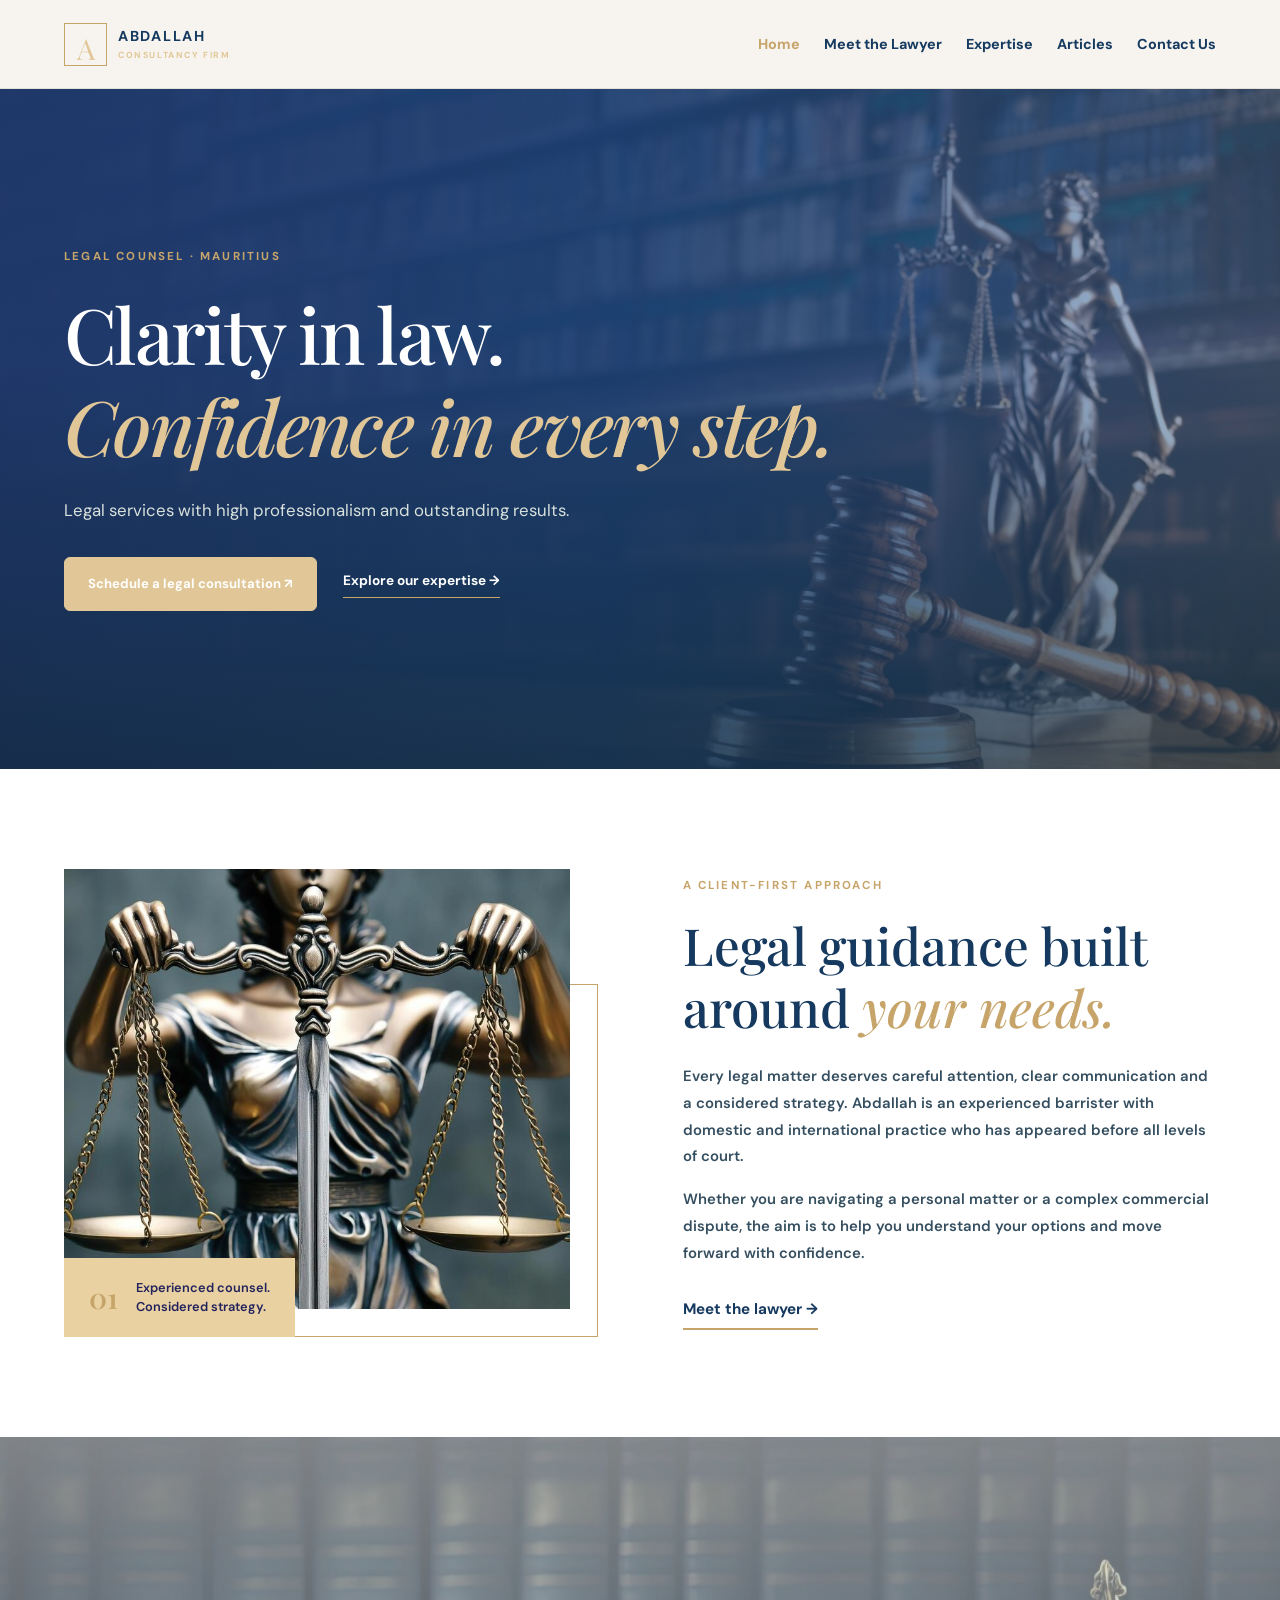
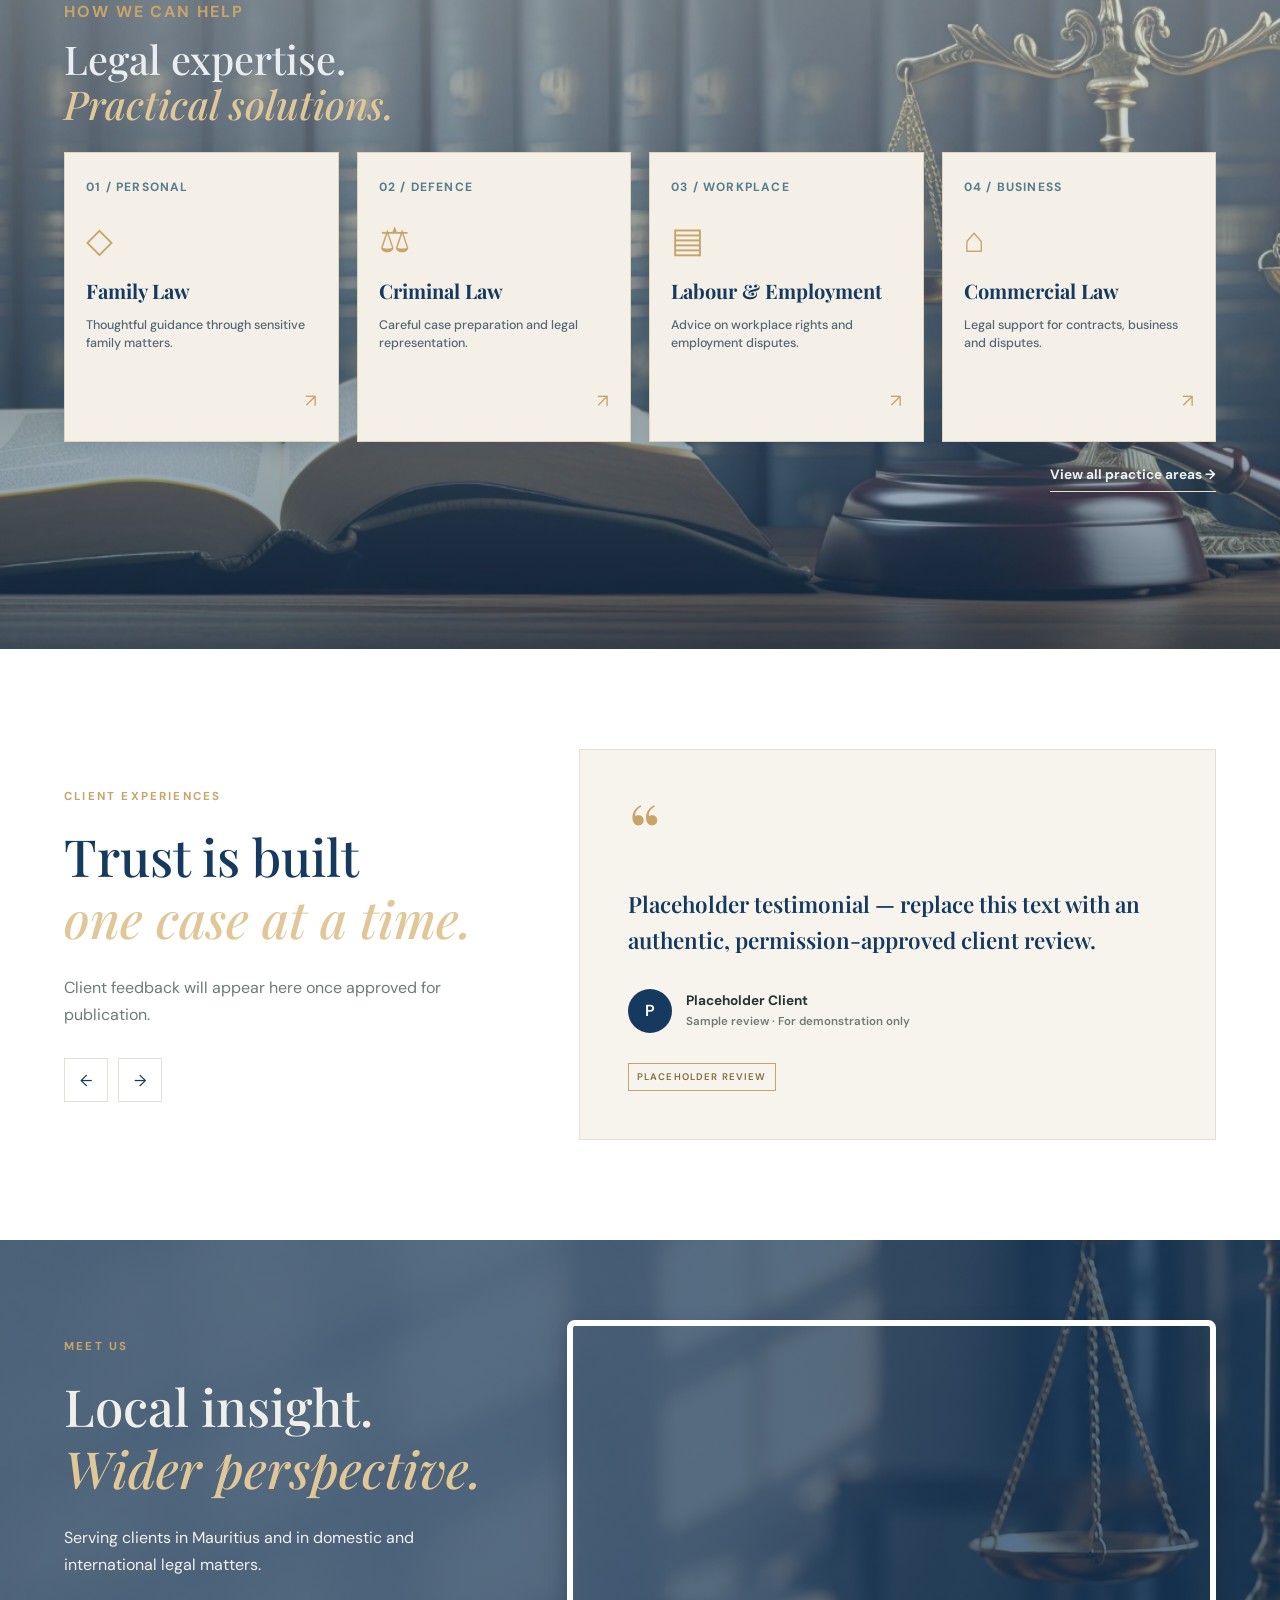
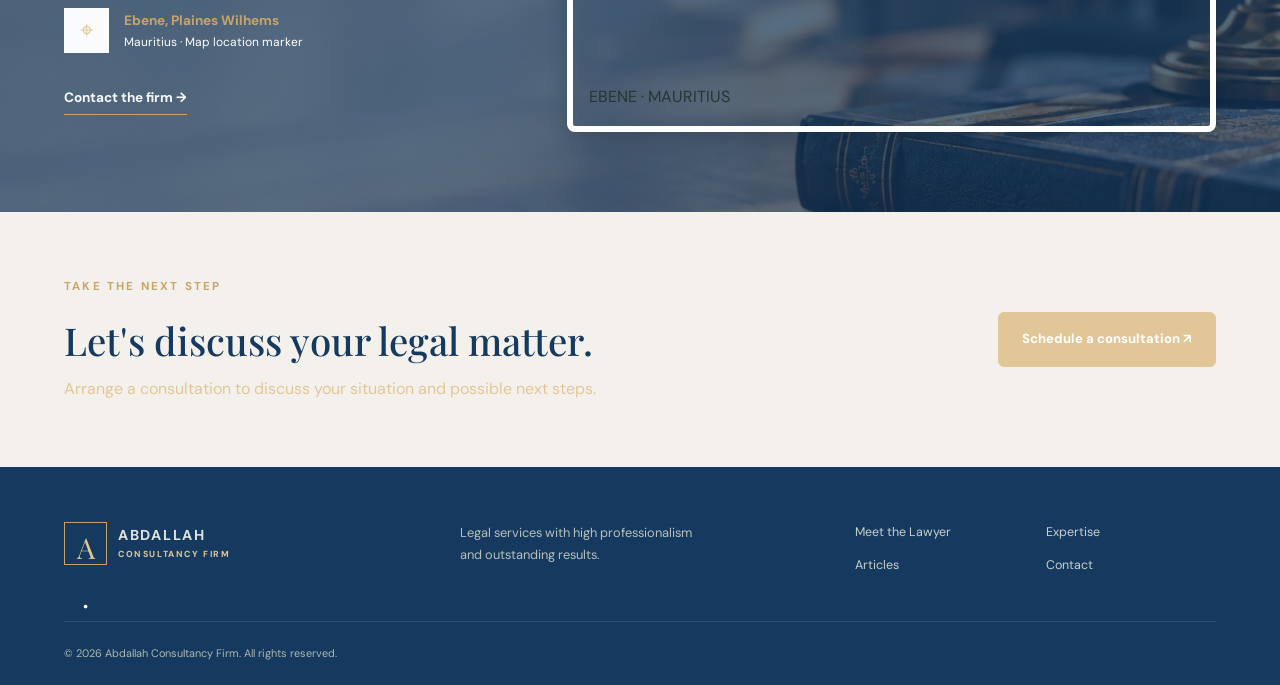
<file: index.html>
<!DOCTYPE html>
<html lang="en">

<head>
    <meta charset="UTF-8">
    <meta name="viewport" content="width=device-width, initial-scale=1.0">
    <meta name="description"
        content="Abdallah Law Firm provides professional legal services in Mauritius. Schedule a legal consultation.">
    <meta name="theme-color" content="#102a2a">
    <title>Abdallah Law Firm | Trusted Legal Counsel</title>

    <link rel="preconnect" href="https://fonts.googleapis.com">
    <link rel="preconnect" href="https://fonts.gstatic.com" crossorigin>
    <link
        href="https://fonts.googleapis.com/css2?family=DM+Sans:wght@400;500;600;700&family=Playfair+Display:wght@500;600;700&display=swap"
        rel="stylesheet">

    <link rel="stylesheet" href="index.css">
    <script src="https://code.jquery.com/jquery-3.7.1.min.js" defer></script>
    <script src="index.js" defer></script>
</head>

<body>
    <a class="skip-link" href="#main">Skip to content</a>

    <header class="site-header">
        <div class="container nav-wrap">
            <a class="brand" href="index.html">
                <span class="brand-mark">A</span>
                <span class="brand-name">ABDALLAH<small>CONSULTANCY FIRM</small></span>
            </a>

            <button class="menu-toggle" aria-label="Open navigation menu" aria-expanded="false"
                aria-controls="primary-nav">
                <span></span><span></span><span></span>
            </button>

            <nav id="primary-nav" class="primary-nav" aria-label="Main navigation">
                <a class="active" href="index.html">Home</a>
                <a href="lawyer.html">Meet the Lawyer</a>
                <a href="expertise.html">Expertise</a>
                <a href="articles.html">Articles</a>
                <a href="contact.html">Contact Us</a>
                <a class="nav-cta" href="contact.html#consultation">
                    Book a consultation ↗
                </a>
            </nav>

            <button class="theme-toggle" aria-label="Toggle light and dark theme" title="Toggle theme">◐</button>
        </div>
    </header>

    <main id="main">
        <section class="hero">
            <div class="hero-shade"></div>
            <div class="container hero-content reveal">
                <p class="eyebrow">LEGAL COUNSEL · MAURITIUS</p>
                <h1>Clarity in law.<br><em>Confidence in every step.</em></h1>
                <p class="hero-copy">
                    Legal services with high professionalism and outstanding results.
                </p>

                <div class="hero-actions">
                    <a class="button button-gold" href="contact.html#consultation">
                        Schedule a legal consultation ↗
                    </a>
                    <a class="text-link light-link" href="expertise.html">
                        Explore our expertise →
                    </a>
                </div>
        </section>

        <section class="intro section-pad">
            <div class="container split-grid">
                <div class="intro-image reveal">
                    <img src="image5.jpg" alt="Law books and a judge's gavel">
                    <div class="image-caption">
                        <span class="caption-number">01</span>
                        <span>Experienced counsel.<br>Considered strategy.</span>
                    </div>
                </div>

                <div class="intro-copy reveal">
                    <p class="eyebrow">A CLIENT-FIRST APPROACH</p>

                    <h2 class="client-first-title"> Legal guidance built around <em>your needs.</em>
                    </h2>
                    <p>
                        Every legal matter deserves careful attention, clear communication
                        and a considered strategy. Abdallah is an experienced barrister
                        with domestic and international practice who has appeared before
                        all levels of court.
                    </p>
                    <p>
                        Whether you are navigating a personal matter or a complex
                        commercial dispute, the aim is to help you understand your options
                        and move forward with confidence.
                    </p>
                    <a class="text-link" href="lawyer.html">Meet the lawyer →</a>
                </div>
            </div>
        </section>

        <section class="services section-pad section-dark">
            <div class="container">
                <div class="section-heading reveal">
                    <div>
                        <p class="eyebrow">HOW WE CAN HELP</p>
                        <h2>Legal expertise.<br><em>Practical solutions.</em></h2>
                    </div>
                </div>

                <div class="service-grid">
                    <a class="service-card reveal" href="expertise.html#family">
                        <span class="service-no">01 / PERSONAL</span>
                        <span class="service-icon">◇</span>
                        <h3>Family Law</h3>
                        <p>Thoughtful guidance through sensitive family matters.</p>
                        <span class="card-arrow">↗</span>
                    </a>

                    <a class="service-card reveal" href="expertise.html#criminal">
                        <span class="service-no">02 / DEFENCE</span>
                        <span class="service-icon">⚖</span>
                        <h3>Criminal Law</h3>
                        <p>Careful case preparation and legal representation.</p>
                        <span class="card-arrow">↗</span>
                    </a>

                    <a class="service-card reveal" href="expertise.html#employment">
                        <span class="service-no">03 / WORKPLACE</span>
                        <span class="service-icon">▤</span>
                        <h3>Labour &amp; Employment</h3>
                        <p>Advice on workplace rights and employment disputes.</p>
                        <span class="card-arrow">↗</span>
                    </a>

                    <a class="service-card reveal" href="expertise.html#commercial">
                        <span class="service-no">04 / BUSINESS</span>
                        <span class="service-icon">⌂</span>
                        <h3>Commercial Law</h3>
                        <p>Legal support for contracts, business and disputes.</p>
                        <span class="card-arrow">↗</span>
                    </a>
                </div>

                <div class="section-bottom-link">
                    <a class="text-link light-link" href="expertise.html">View all practice areas →</a>
                </div>
            </div>
        </section>

        <section class="testimonial-section section-pad">
            <div class="container testimonial-layout">
                <div class="testimonial-intro reveal">
                    <p class="eyebrow">CLIENT EXPERIENCES</p>
                    <h2>Trust is built<br><em>one case at a time.</em></h2>
                    <p>Client feedback will appear here once approved for publication.</p>
                    <div class="slider-controls">
                        <button id="prev-review" aria-label="Previous testimonial">←</button>
                        <button id="next-review" aria-label="Next testimonial">→</button>
                    </div>
                </div>

                <div class="testimonial-card reveal" aria-live="polite">
                    <span class="quote-mark">“</span>
                    <p id="review-text">Placeholder testimonial — replace this text with an authentic,
                        permission-approved client review.</p>
                    <div class="review-person">
                        <span class="avatar">P</span>
                        <span>
                            <strong id="review-name">Placeholder Client</strong>
                            <small id="review-role">Sample review · For demonstration only</small>
                        </span>
                    </div>
                    <span class="placeholder-label">PLACEHOLDER REVIEW</span>
                </div>
            </div>
        </section>

        <section class="map-section">
            <div class="container map-layout">
                <div class="map-copy reveal">
                    <p class="eyebrow">MEET US</p>
                    <h2>Local insight.<br><em>Wider perspective.</em></h2>
                    <p>Serving clients in Mauritius and in domestic and international legal matters.</p>
                    <div class="location-line">
                        <span class="location-pin">⌖</span>
                        <div>
                            <strong>Ebene, Plaines Wilhems</strong>
                            <small>Mauritius · Map location marker</small>
                        </div>
                    </div>
                    <a class="text-link" href="contact.html">Contact the firm →</a>
                </div>

                <div class="map-frame reveal">
                    <iframe title="Map showing Ebene, Mauritius"
                        src="https://maps.google.com/maps?q=Ebene%2C%20Mauritius&t=&z=13&ie=UTF8&iwloc=&output=embed"
                        loading="lazy"></iframe>
                    <span class="map-tag">EBENE · MAURITIUS</span>
                </div>
            </div>
        </section>

        <section class="cta-band">
            <div class="container cta-content reveal">
                <div>
                    <p class="eyebrow">TAKE THE NEXT STEP</p>
                    <h2>Let's discuss your legal matter.</h2>
                    <p>Arrange a consultation to discuss your situation and possible next steps.</p>
                </div>
                <a class="button button-gold" href="contact.html#consultation">
                    Schedule a consultation ↗
                </a>
            </div>
        </section>
    </main>

    <footer class="site-footer">
        <div class="container footer-top">
            <a class="brand footer-brand" href="index.html">
                <span class="brand-mark">A<span>.</span></span>
                <span class="brand-name">ABDALLAH<small>CONSULTANCY FIRM</small></span>
            </a>
            <p>Legal services with high professionalism<br>and outstanding results.</p>
            <div class="footer-links">
                <a href="lawyer.html">Meet the Lawyer</a>
                <a href="expertise.html">Expertise</a>
                <a href="articles.html">Articles</a>
                <a href="contact.html">Contact</a>
            </div>
        </div>
        <div class="container footer-bottom">
            <p>© <span class="current-year">2026</span> Abdallah Consultancy Firm. All rights reserved.</p>
        </div>
    </footer>

    <button id="back-to-top" aria-label="Back to top" title="Back to top">↑</button>
</body>

</html>
</file>
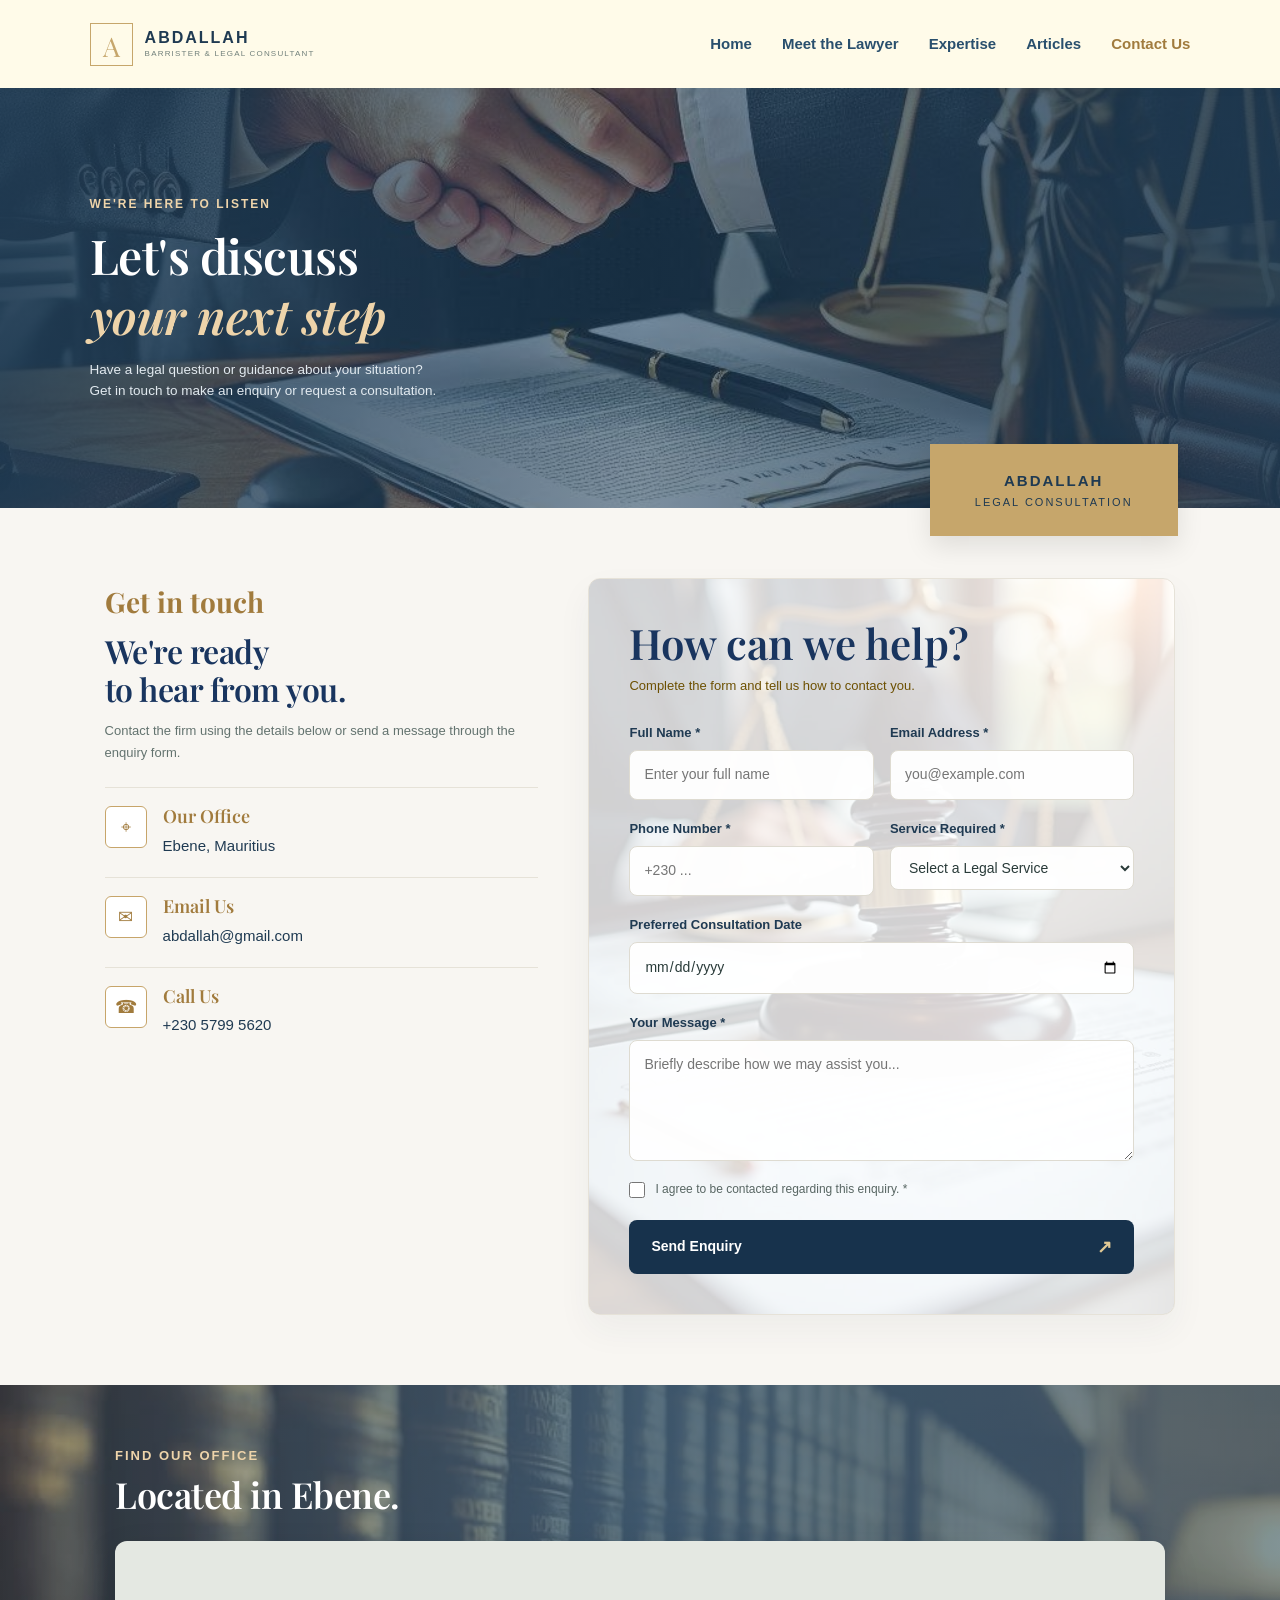
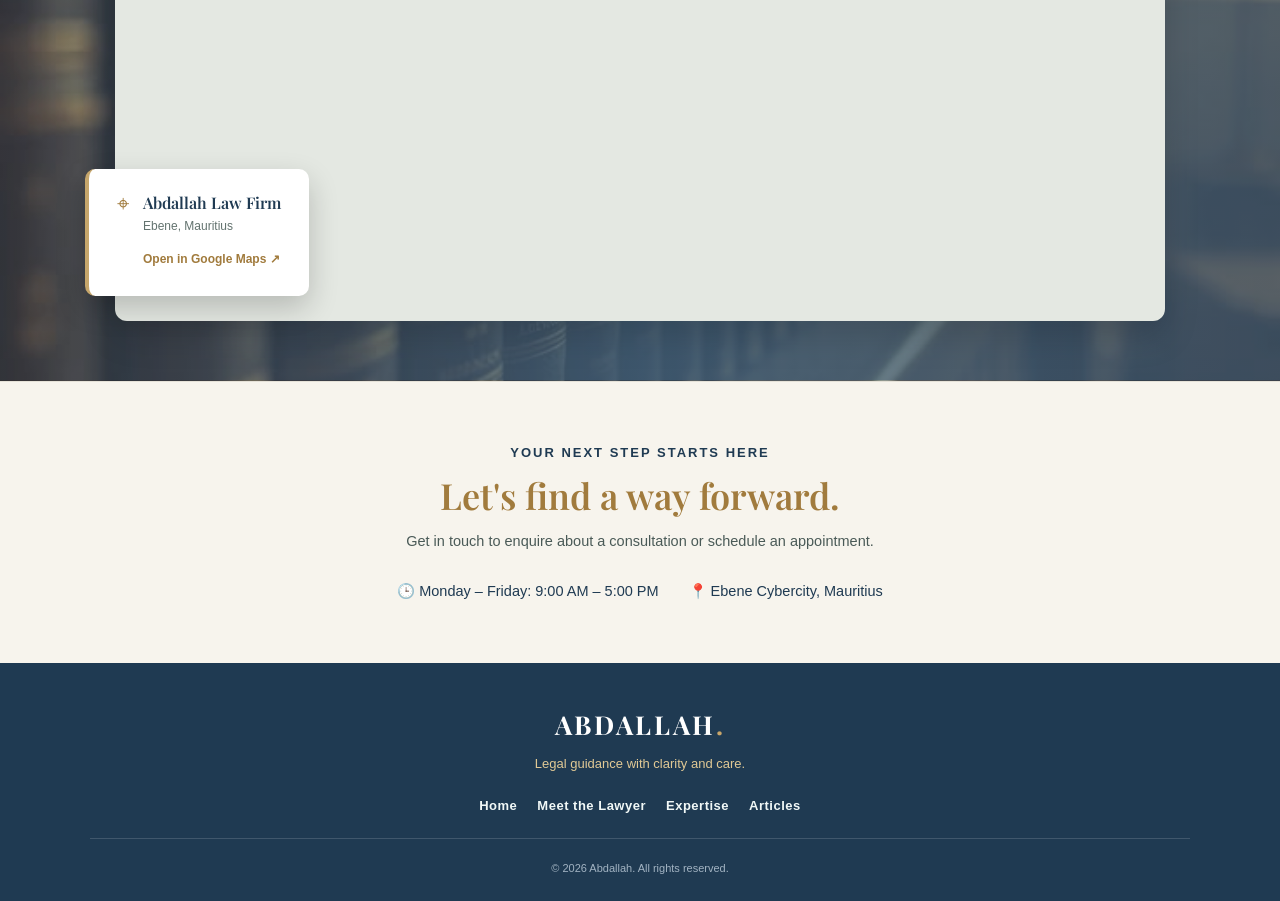
<file: contact.html>
<!DOCTYPE html>
<html lang="en">
<head>
    <meta charset="UTF-8">
    <meta name="viewport" content="width=device-width, initial-scale=1.0">

    <title>Contact Us | Abdallah Law Firm</title>

    <link rel="stylesheet" href="contact.css">

    <link rel="preconnect" href="https://fonts.googleapis.com">
    <link rel="preconnect" href="https://fonts.gstatic.com" crossorigin>
    <link href="https://fonts.googleapis.com/css2?family=DM+Sans:wght@400;500;600;700&family=Playfair+Display:wght@500;600;700&display=swap" rel="stylesheet">
</head>

<body>

    <header class="header">
        <a href="index.html" class="logo">
            <span class="logo-mark">A</span>
            <span class="logo-text">
                <strong>ABDALLAH</strong>
                <small>BARRISTER & LEGAL CONSULTANT</small>
            </span>
        </a>

        <button class="menu-toggle" id="menuToggle"
                aria-label="Open navigation" aria-expanded="false">
            ☰
        </button>

        <nav class="nav" id="mainNav">
            <a href="index.html">Home</a>
            <a href="lawyer.html">Meet the Lawyer</a>
            <a href="expertise.html">Expertise</a>
            <a href="articles.html">Articles</a>
            <a href="contact.html" class="active nav-contact">Contact Us</a>
        </nav>
    </header>

    <main>
        <section class="contact-hero">
            <div class="contact-hero-content">
                <p class="eyebrow">WE'RE HERE TO LISTEN</p>
                <h1>Let's discuss<br><span>your next step</span></h1>
                <p>
                    Have a legal question or guidance about your situation?<br>
                    Get in touch to make an enquiry or request a consultation.
                </p>
            </div>

            <div class="image-label">
                <span>ABDALLAH</span>
                <small>LEGAL CONSULTATION</small>
            </div>
        </section>

        <section class="contact-main">
            <div class="contact-info">
                <p class="info-eyebrow">Get in touch</p>
                <h2>We're ready<br>to hear from you.</h2>
                <p class="info-intro">
                    Contact the firm using the details below or send a message
                    through the enquiry form.
                </p>

                <div class="info-item">
                    <div class="info-icon" aria-hidden="true">⌖</div>
                    <div>
                        <h3>Our Office</h3>
                        <a href="location">
                            Ebene, Mauritius
                        </a>
                    </div>
                </div>

                <div class="info-item">
                    <div class="info-icon" aria-hidden="true">✉</div>
                    <div>
                        <h3>Email Us</h3>
                        <a href="mailto:abdallah@gmail.com">
                            abdallah@gmail.com
                        </a>                    
                    </div>
                </div>

                <div class="info-item">
                    <div class="info-icon" aria-hidden="true">☎</div>
                    <div>
                        <h3>Call Us</h3>
                        <a href="tel:+23057995620">+230 5799 5620</a>                        
                    </div>
                </div>
            </div>

            <div class="form-panel">
                <div class="form-heading">
                    <h2>How can we help?</h2>
                    <p>Complete the form and tell us how to contact you.</p>
                </div>

                <form action="https://formspree.io/f/xkjokyvy" method="POST" id="contactForm">
                    <!-- Hidden field to explicitly send formatted service name to Formspree -->
                    <input type="hidden" name="selected_service" id="hiddenServiceInput" value="">

                    <div class="form-row">
                        <div class="form-group">
                            <label for="fullName">Full Name *</label>
                            <input
                                type="text"
                                id="fullName"
                                name="name"
                                placeholder="Enter your full name"
                                autocomplete="name"
                                required>
                        </div>

                        <div class="form-group">
                            <label for="email">Email Address *</label>
                            <input
                                type="email"
                                id="email"
                                name="email"
                                placeholder="you@example.com"
                                autocomplete="email"
                                required>
                        </div>
                    </div>

                    <div class="form-row">
                        <div class="form-group">
                            <label for="phone">Phone Number *</label>
                            <input
                                type="tel"
                                id="phone"
                                name="phone"
                                placeholder="+230 ..."
                                autocomplete="tel">
                        </div>

                        <div class="form-group">
                            <label for="serviceSelect">Service Required *</label>
                            <select id="serviceSelect" name="service" required>
                                <option value="">Select a Legal Service</option>
                                <option value="family">Family Law</option>
                                <option value="criminal">Criminal Law</option>
                                <option value="labour">Labour / Employment Law</option>
                                <option value="rental">Tenancy & Rental Law</option>
                                <option value="commercial">Commercial Law</option>
                                <option value="contractual">Contractual Disputes</option>
                                <option value="arbitration">Litigation & Arbitration</option>
                                <option value="mediation">Mediation</option>
                                <option value="contract">Contract Drafting</option>
                            </select>
                        </div>
                    </div>

                    <div class="form-group">
                        <label for="preferredDate">Preferred Consultation Date</label>
                        <input
                            type="date"
                            id="preferredDate"
                            name="preferredDate">
                    </div>

                    <div class="form-group">
                        <label for="message">Your Message *</label>
                        <textarea
                            id="message"
                            name="message"
                            rows="4"
                            placeholder="Briefly describe how we may assist you..."
                            required></textarea>
                    </div>

                    <label class="consent">
                        <input type="checkbox" id="consent" name="consent" required>
                        <span>
                            I agree to be contacted regarding this enquiry. *
                        </span>
                    </label>

                    <button type="submit" class="submit-btn">
                        Send Enquiry <span>↗</span>
                    </button>

                    <p id="formStatus" class="form-status" role="status"
                         aria-live="polite"></p>
                </form>
            </div>
        </section>

        <section class="location-section">
            <div class="location-content">
                <div class="location-heading">
                    <div>
                        <p class="location-eyebrow"><b>FIND OUR OFFICE</b></p>
                        <h2>Located in Ebene.</h2>
                    </div>
                </div>

                <div class="map-container">
                    <iframe
                        title="Map of Ebene, Mauritius"
                        src="https://maps.google.com/maps?ll=-20.2435,57.4878&z=14&t=m&output=embed"
                        loading="lazy"
                        referrerpolicy="no-referrer-when-downgrade"
                        allowfullscreen>
                    </iframe>

                    <div class="map-card">
                        <span class="map-pin">⌖</span>
                        <div>
                            <h3>Abdallah Law Firm</h3>
                            <p>Ebene, Mauritius</p>
                            <a href="https://www.google.com/maps/search/?api=1&query=Ebene%2C%20Mauritius"
                                target="_blank" rel="noopener noreferrer">
                                Open in Google Maps ↗
                            </a>
                        </div>
                    </div>
                </div>
            </div>
        </section>
        
        <section class="final-cta">
            <p class="eyebrow">YOUR NEXT STEP STARTS HERE</p>
            <h2>Let's find a way forward.</h2>
            <p>Get in touch to enquire about a consultation or schedule an appointment.</p>
    
            <div class="cta-details">
                <span>🕒 Monday – Friday: 9:00 AM – 5:00 PM</span>
                <span>📍 Ebene Cybercity, Mauritius</span>
            </div>
        </section>
    </main>

    <footer class="footer">
        <a href="index.html" class="footer-brand">ABDALLAH<span>.</span></a>
        <p>Legal guidance with clarity and care.</p>

        <div class="footer-links">
            <a href="index.html"><b>Home</b></a>
            <a href="lawyer.html"><b>Meet the Lawyer</b></a>
            <a href="expertise.html"><b>Expertise</b></a>
            <a href="articles.html"><b>Articles</b></a>
        </div>

        <p class="copyright">
            © <span id="year"></span> Abdallah. All rights reserved.
        </p>
    </footer>

    <script src="contact.js"></script>

    <button id="back-to-top" aria-label="Back to top" title="Back to top">↑</button>
</body>
</html>
</file>
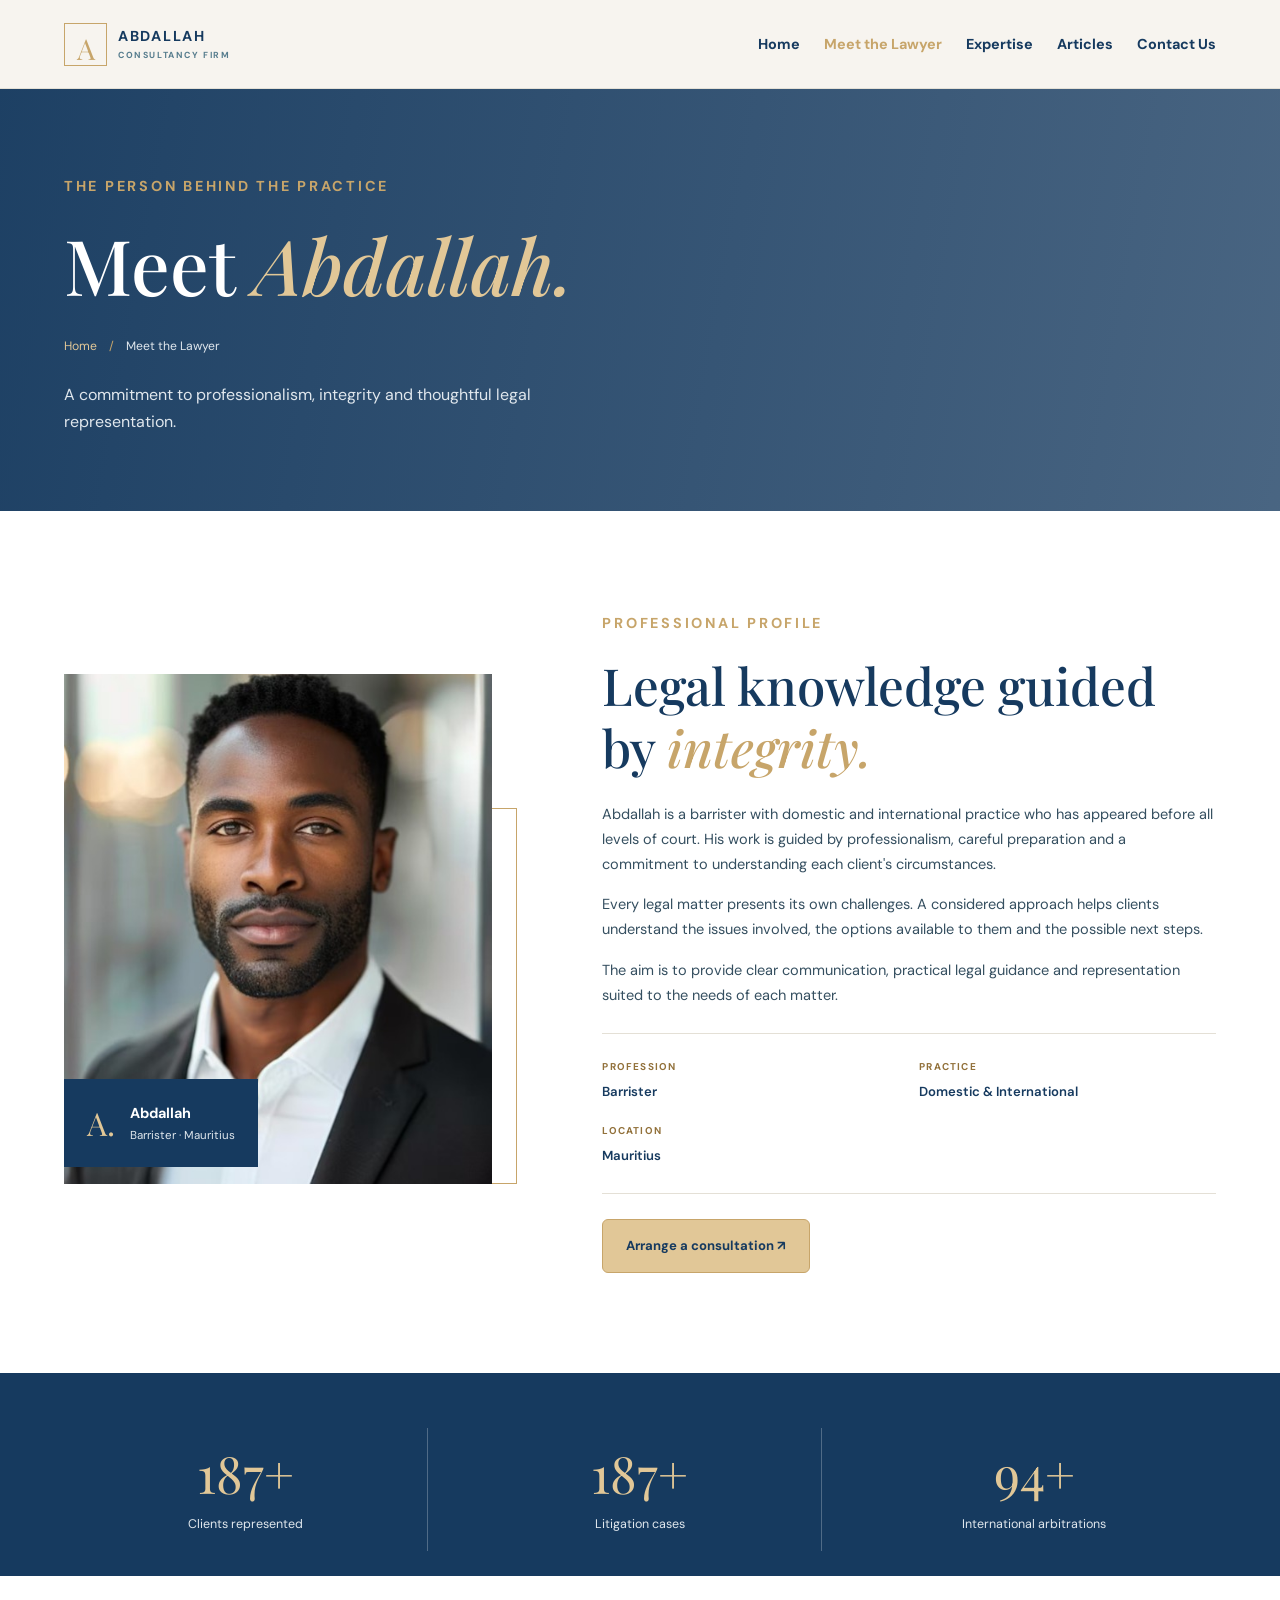
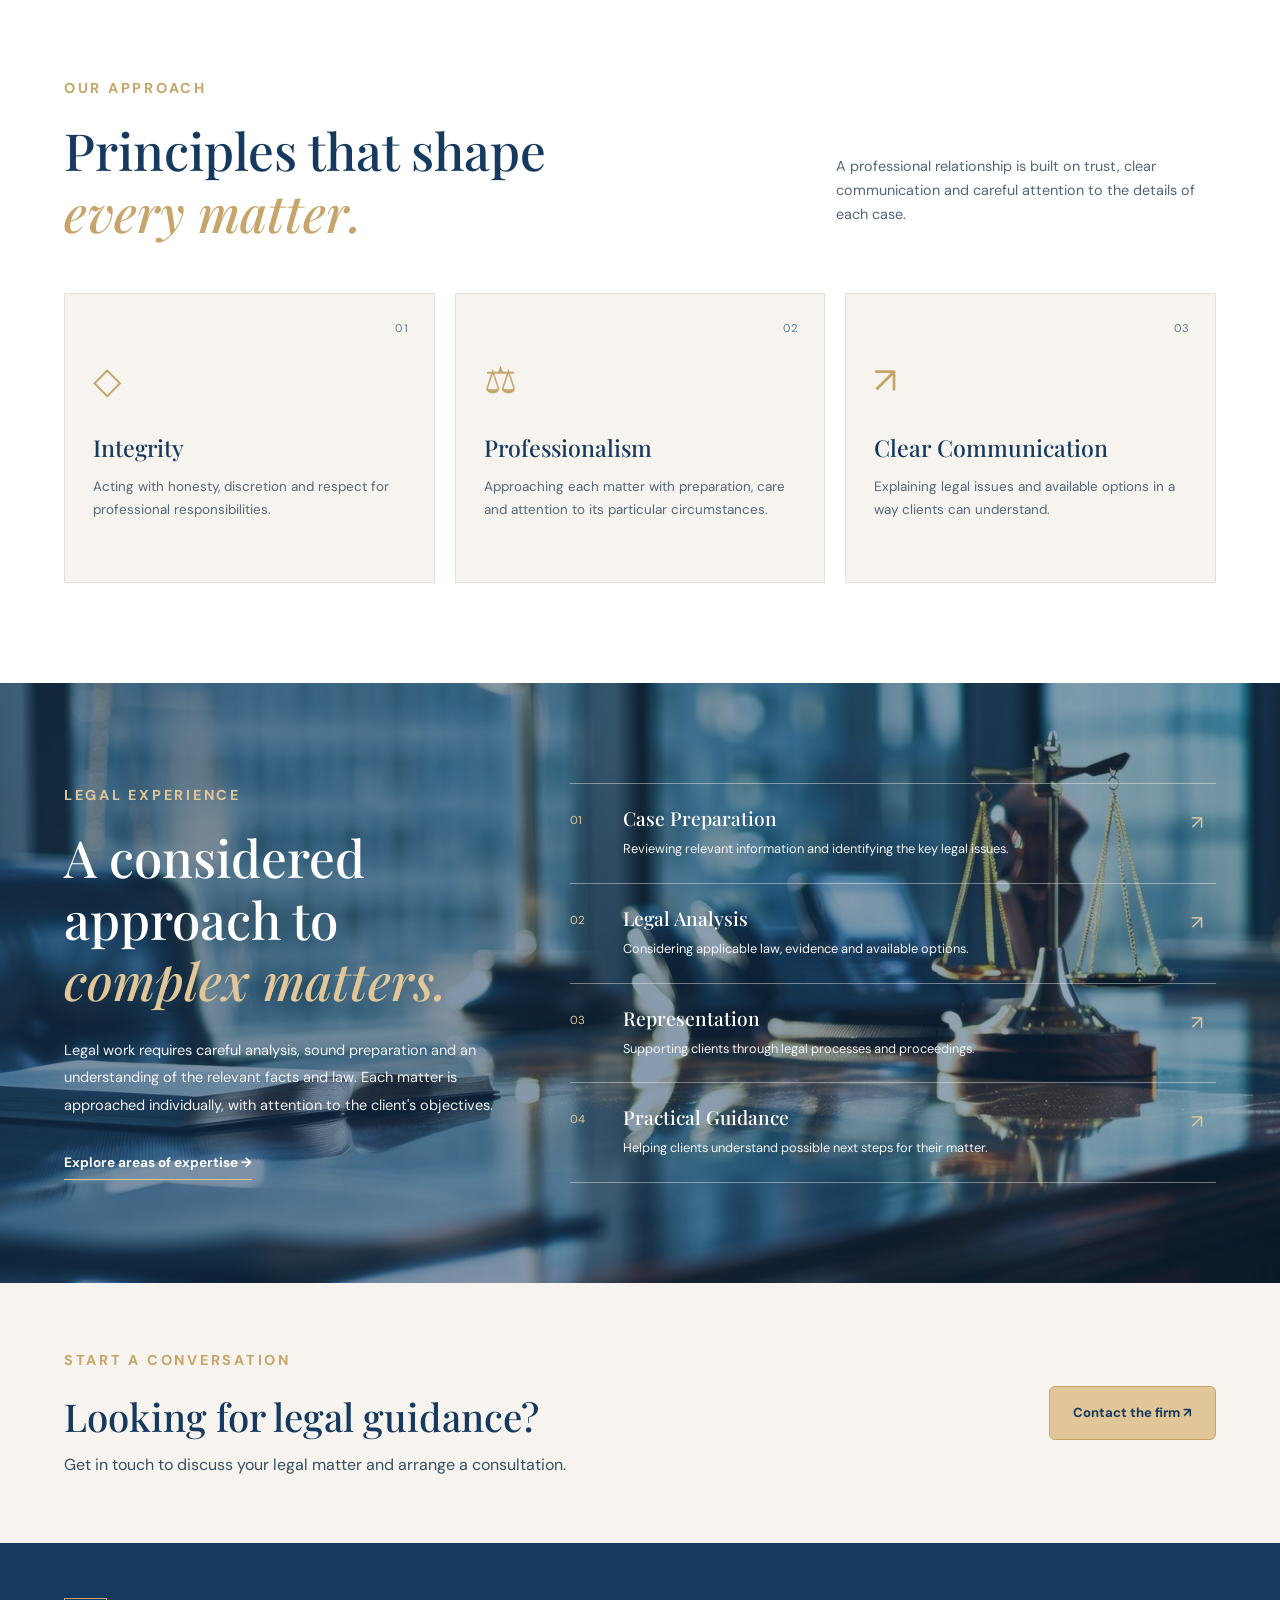
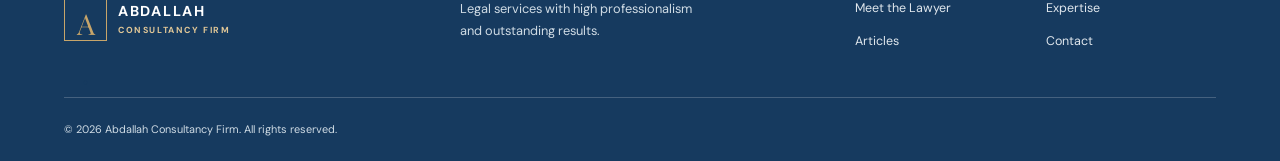
<file: lawyer.html>
<!DOCTYPE html>
<html lang="en">

<head>
    <meta charset="UTF-8">
    <meta name="viewport" content="width=device-width, initial-scale=1.0">
    <meta name="description"
        content="Meet Abdallah, barrister in Mauritius, and learn about his legal background and professional approach.">
    <title>Meet the Lawyer | Abdallah Law Firm</title>

    <link rel="preconnect" href="https://fonts.googleapis.com">
    <link rel="preconnect" href="https://fonts.gstatic.com" crossorigin>
    <link
        href="https://fonts.googleapis.com/css2?family=DM+Sans:wght@400;500;600;700&family=Playfair+Display:wght@500;600;700&display=swap"
        rel="stylesheet">

    <link rel="stylesheet" href="lawyer.css">
    <script src="lawyer.js" defer></script>
</head>

<body>
    <a class="skip-link" href="#main">Skip to content</a>

    <header class="site-header">
        <div class="container nav-wrap">
            <a class="brand" href="index.html">
                <span class="brand-mark">A</span>
                <span class="brand-name">ABDALLAH<small>CONSULTANCY FIRM</small></span>
            </a>

            <button class="menu-toggle" aria-label="Open navigation menu" aria-expanded="false"
                aria-controls="primary-nav">
                <span></span><span></span><span></span>
            </button>

            <nav id="primary-nav" class="primary-nav" aria-label="Main navigation">
                <a href="index.html">Home</a>
                <a class="active" href="lawyer.html">Meet the Lawyer</a>
                <a href="expertise.html">Expertise</a>
                <a href="articles.html">Articles</a>
                <a href="contact.html">Contact Us</a>
                <a class="nav-cta" href="contact.html#consultation"></a>
            </nav>

            <button class="theme-toggle" aria-label="Toggle light and dark theme" title="Toggle theme">◐</button>
        </div>
    </header>

    <main id="main">
        <!-- PAGE INTRODUCTION -->
        <section class="page-hero">
            <div class="container page-hero-content">
                <p class="eyebrow">THE PERSON BEHIND THE PRACTICE</p>
                <h1>Meet <em>Abdallah.</em></h1>
                <div class="breadcrumbs">
                    <a href="index.html">Home</a>
                    <span>/</span>
                    <span>Meet the Lawyer</span>
                </div>
                <p class="page-hero-copy">
                    A commitment to professionalism, integrity and thoughtful legal
                    representation.
                </p>
            </div>
        </section>

        <!-- LAWYER BIOGRAPHY -->
        <section class="lawyer-profile section-pad">
            <div class="container lawyer-layout">
                <div class="lawyer-photo reveal">
                    <img src="image4.jpeg" class="profile-pic" alt="Portrait placeholder for Barrister Abdallah">
                    <div class="photo-note">
                        <span class="photo-note-mark">A.</span>
                        <span>
                            <strong>Abdallah</strong>
                            <small>Barrister · Mauritius</small>
                        </span>
                    </div>
                </div>

                <div class="lawyer-bio reveal">
                    <p class="eyebrow">PROFESSIONAL PROFILE</p>
                    <h2>Legal knowledge guided by <em>integrity.</em></h2>

                    <p>
                        Abdallah is a barrister with domestic and international practice
                        who has appeared before all levels of court. His work is guided
                        by professionalism, careful preparation and a commitment to
                        understanding each client's circumstances.
                    </p>

                    <p>
                        Every legal matter presents its own challenges. A considered
                        approach helps clients understand the issues involved, the
                        options available to them and the possible next steps.
                    </p>

                    <p>
                        The aim is to provide clear communication, practical legal
                        guidance and representation suited to the needs of each matter.
                    </p>

                    <div class="profile-details">
                        <div>
                            <span class="detail-label">PROFESSION</span>
                            <strong>Barrister</strong>
                        </div>
                        <div>
                            <span class="detail-label">PRACTICE</span>
                            <strong>Domestic & International</strong>
                        </div>
                        <div>
                            <span class="detail-label">LOCATION</span>
                            <strong>Mauritius</strong>
                        </div>
                    </div>

                    <a class="button button-gold" href="contact.html#consultation">
                        Arrange a consultation ↗
                    </a>
                </div>
            </div>
        </section>

        <!-- PROFESSIONAL HIGHLIGHTS -->
        <section class="stats-band">
            <div class="container stats-grid">
                <div class="stat-item reveal">
                    <span class="stat-number" data-target="200" data-suffix="+">200+</span>
                    <span class="stat-label">Clients represented</span>
                </div>
                <div class="stat-item reveal">
                    <span class="stat-number" data-target="200" data-suffix="+">200+</span>
                    <span class="stat-label">Litigation cases</span>
                </div>
                <div class="stat-item reveal">
                    <span class="stat-number" data-target="100" data-suffix="+">100+</span>
                    <span class="stat-label">International arbitrations</span>
                </div>
            </div>
        </section>

        <!-- VALUES -->
        <section class="values-section section-pad">
            <div class="container">
                <div class="section-heading reveal">
                    <div>
                        <p class="eyebrow">OUR APPROACH</p>
                        <h2>Principles that shape<br><em>every matter.</em></h2>
                    </div>
                    <p>
                        A professional relationship is built on trust, clear communication
                        and careful attention to the details of each case.
                    </p>
                </div>

                <div class="values-grid">
                    <article class="value-card reveal">
                        <span class="value-number">01</span>
                        <span class="value-symbol">◇</span>
                        <h3>Integrity</h3>
                        <p>
                            Acting with honesty, discretion and respect for professional
                            responsibilities.
                        </p>
                    </article>

                    <article class="value-card reveal">
                        <span class="value-number">02</span>
                        <span class="value-symbol">⚖</span>
                        <h3>Professionalism</h3>
                        <p>
                            Approaching each matter with preparation, care and attention
                            to its particular circumstances.
                        </p>
                    </article>

                    <article class="value-card reveal">
                        <span class="value-number">03</span>
                        <span class="value-symbol">↗</span>
                        <h3>Clear Communication</h3>
                        <p>
                            Explaining legal issues and available options in a way clients
                            can understand.
                        </p>
                    </article>
                </div>
            </div>
        </section>

        <!-- EXPERIENCE -->
        <section class="legal-experience section-pad">
            <div class="container experience-layout">
                <div class="experience-copy reveal">
                    <p class="eyebrow">LEGAL EXPERIENCE</p>
                    <h2>A considered approach to <em>complex matters.</em></h2>
                    <p>
                        Legal work requires careful analysis, sound preparation and an
                        understanding of the relevant facts and law. Each matter is
                        approached individually, with attention to the client's objectives.
                    </p>
                    <a class="text-link" href="expertise.html">Explore areas of expertise →</a>
                </div>

                <div class="experience-list reveal">
                    <div class="experience-row">
                        <span>01</span>
                        <div>
                            <h3>Case Preparation</h3>
                            <p>Reviewing relevant information and identifying the key legal issues.</p>
                        </div>
                        <span class="row-arrow">↗</span>
                    </div>

                    <div class="experience-row">
                        <span>02</span>
                        <div>
                            <h3>Legal Analysis</h3>
                            <p>Considering applicable law, evidence and available options.</p>
                        </div>
                        <span class="row-arrow">↗</span>
                    </div>

                    <div class="experience-row">
                        <span>03</span>
                        <div>
                            <h3>Representation</h3>
                            <p>Supporting clients through legal processes and proceedings.</p>
                        </div>
                        <span class="row-arrow">↗</span>
                    </div>

                    <div class="experience-row">
                        <span>04</span>
                        <div>
                            <h3>Practical Guidance</h3>
                            <p>Helping clients understand possible next steps for their matter.</p>
                        </div>
                        <span class="row-arrow">↗</span>
                    </div>
                </div>
            </div>
        </section>

        <!-- CALL TO ACTION -->
        <section class="lawyer-cta">
            <div class="container lawyer-cta-content reveal">
                <div>
                    <p class="eyebrow">START A CONVERSATION</p>
                    <h2>Looking for legal guidance?</h2>
                    <p>Get in touch to discuss your legal matter and arrange a consultation.</p>
                </div>
                <a class="button button-gold" href="contact.html#consultation">
                    Contact the firm ↗
                </a>
            </div>
        </section>
    </main>

    <footer class="site-footer">
        <div class="container footer-top">
            <a class="brand footer-brand" href="index.html">
                <span class="brand-mark">A<span>.</span></span>
                <span class="brand-name">ABDALLAH<small>CONSULTANCY FIRM</small></span>
            </a>
            <p>Legal services with high professionalism<br>and outstanding results.</p>
            <div class="footer-links">
                <a href="lawyer.html">Meet the Lawyer</a>
                <a href="expertise.html">Expertise</a>
                <a href="articles.html">Articles</a>
                <a href="contact.html">Contact</a>
            </div>
        </div>
        <div class="container footer-bottom">
            <p>© <span class="current-year">2026</span> Abdallah Consultancy Firm. All rights reserved.</p>
        </div>
    </footer>

    <button id="back-to-top" aria-label="Back to top" title="Back to top">↑</button>
</body>

</html>
</file>
<file: index.css>
:root {
    --navy: #fafbfc;
    --navy-light: #567C8D;
    --gold: #c7a56a;
    --gold-light: #e1c797;
    --cream: #f7f4ed;
    --white: #ffffff;
    --text: #263534;
    --muted: #6f7a76;
    --border: #e4e0d6;
    --font-heading: "Playfair Display", Georgia, serif;
    --font-body: "DM Sans", Arial, sans-serif;
    --container: 1160px;
}

* {
    box-sizing: border-box;
    margin: 0;
    padding: 0;
}

html {
    scroll-behavior: smooth;
    scroll-padding-top: 90px;
}

body {
    background: var(--white);
    color: var(--text);
    font-family: var(--font-body);
    line-height: 1.7;
}

body.dark-theme {
    --cream: #182725;
    --white: #10201f;
    --text: #e8eee9;
    --muted: #b0bdb6;
    --border: #344542;
}

img {
    display: block;
    max-width: 100%;
}

a {
    color: inherit;
    text-decoration: none;
}

button {
    font: inherit;
    cursor: pointer;
}

.container {
    width: min(var(--container), 90%);
    margin-inline: auto;
}

.section-pad {
    padding: 100px 0;
}

.eyebrow {
    color: var(--gold);
    font-size: 0.72rem;
    font-weight: 700;
    letter-spacing: 0.19em;
    margin-bottom: 20px;
}

h1,
h2,
h3 {
    font-family: var(--font-heading);
    font-weight: 500;
    line-height: 1.2;
}

h2 {
    font-size: clamp(2rem, 4vw, 3.2rem);
}

h2 em,
h1 em {
    color: var(--gold-light);
    font-weight: 500;
}

p {
    margin-bottom: 16px;
}

.skip-link {
    position: absolute;
    left: -9999px;
    top: 10px;
    z-index: 1000;
    padding: 10px 15px;
    background: var(--gold);
    color: var(--navy);
}

.skip-link:focus {
    left: 10px;
}

/* HEADER AND NAVIGATION */

.site-header {
    position: sticky;
    top: 0;
    z-index: 100;
    background: #f7f4ef;
    color: #163A5F;
    border-bottom: 1px solid var(--border);
}

.nav-wrap {
    min-height: 88px;
    display: flex;
    align-items: center;
    justify-content: space-between;
    gap: 25px;
}

.brand {
    display: inline-flex;
    align-items: center;
    gap: 11px;
    flex-shrink: 0;
}

.brand-mark {
    display: grid;
    place-items: center;
    width: 43px;
    height: 43px;
    border: 1px solid var(--gold);
    color: var(--gold-light);
    font-family: var(--font-heading);
    font-size: 1.8rem;
}

.brand-mark span {
    color: var(--white);
}

.brand-name {
    font-size: 0.9rem;
    font-weight: 700;
    letter-spacing: 0.12em;
    line-height: 1.3;
}

.brand-name small {
    display: block;
    color: var(--gold-light);
    font-size: 0.55rem;
    letter-spacing: 0.18em;
    margin-top: 4px;
}

.primary-nav {
    display: flex;
    align-items: center;
    gap: 24px;
}

.primary-nav a {
    font-size: 0.90rem;
    color: #163A5F;
    transition: color 0.2s ease;
}

.primary-nav a:hover,
.primary-nav a.active {
    color: var(--gold);
}

.primary-nav .nav-cta {
    padding: 12px 16px;
    border: 1px solid #163A5F;
    color: #163A5F;
}

.primary-nav .nav-cta:hover {
    background: #163A5F;
    color: #ffffff;
}

.menu-toggle,
.theme-toggle {
    display: none;
    border: 1px solid rgba(255, 255, 255, 0.3);
    background: transparent;
    color: var(--white);
    padding: 9px 12px;
}

/* HERO */

.hero {
    min-height: 680px;
    position: relative;
    isolation: isolate;
    display: flex;
    align-items: center;
    overflow: hidden;
    background:
        linear-gradient(90deg,
            rgba(31, 56, 107, 0.98) 0%,
            rgba(31, 69, 123, 0.88) 48%,
            rgba(80, 124, 177, 0.45) 100%),
        url("image2.png") center / cover no-repeat;
    color: var(--white);
}

.hero-shade {
    position: absolute;
    inset: 0;
    background: linear-gradient(0deg,
            rgba(9, 30, 30, 0.4),
            transparent 60%);
    z-index: -1;
}

.hero-content {
    padding-top: 75px;
    padding-bottom: 75px;
}

.hero h1 {
    max-width: 800px;
    font-size: clamp(2.8rem, 6vw, 5.3rem);
    letter-spacing: -0.035em;
    margin-bottom: 25px;
}

.hero-copy {
    max-width: 520px;
    color: #d8e1dc;
    font-size: 1.05rem;
}

.hero-actions {
    display: flex;
    align-items: center;
    flex-wrap: wrap;
    gap: 26px;
    margin-top: 32px;
}

.button {
    display: inline-flex;
    justify-content: center;
    align-items: center;
    gap: 10px;
    padding: 15px 23px;
    font-size: 0.82rem;
    font-weight: 700;
    transition: 0.25s ease;
}

.button-gold {
    background: var(--gold-light);
    color: var(--white);
    border: 1px solid var(--gold-light);
    border-radius: 6px;
}

.button-gold:hover {
    background: var(--gold);
    border-color: var(--gold);
    transform: translateY(-2px);
}

.text-link {
    display: inline-block;
    color: var(--navy);
    font-size: 0.85rem;
    font-weight: 700;
    border-bottom: 1px solid var(--gold);
    padding-bottom: 5px;
}

.text-link:hover {
    color: #e9d1a2;
}

.light-link {
    color: var(--white);
}

/* INTRODUCTION */

.split-grid {
    display: grid;
    grid-template-columns: 1fr 1fr;
    align-items: center;
    gap: 85px;
}

.intro-image {
    position: relative;
    padding: 0 28px 28px 0;
}

.intro-image::after {
    content: "";
    position: absolute;
    right: 0;
    bottom: 0;
    width: 75%;
    height: 75%;
    border: 1px solid var(--gold);
    z-index: -1;
}

.intro-image img {
    width: 100%;
    height: 440px;
    object-fit: cover;
}

.image-caption {
    position: absolute;
    left: 0;
    bottom: 0;
    display: flex;
    gap: 18px;
    font-weight: 600;
    align-items: center;
    background: #e9d1a2;
    color: rgb(34, 34, 92);
    padding: 18px 25px;
    font-size: 0.8rem;
    line-height: 1.5;
}

.caption-number {
    color: var(--gold);
    font-family: var(--font-heading);
    font-size: 1.8rem;
}

.intro-copy h2 {
    margin-bottom: 25px;
    color: #163A5F;
}

.intro-copy h2 em {
    color: #C7A56A;
    font-style: italic;
    font-weight: 500;
}

.intro-copy>p:not(.eyebrow) {
    color: #354F60;
    font-weight: 600;
    font-size: 0.93rem;
    line-height: 1.8;
}

.intro-copy .text-link {
    margin-top: 15px;
    color: #163A5F;
    font-weight: 700;
    font-size: 0.95rem;
    border-bottom: 2px solid #C7A56A;
    transition: color 0.25s ease;
}

.intro-copy .text-link:hover {
    color: #C7A56A;
}

/* SERVICES SECTION */

.section-dark {
    background: var(--navy);
    color: var(--white);
}

/* Background image with a subtle overlay.
   Image file is beside index.css. */

.services.section-dark {
    background-color: #e8eef1;
    background-image:
        linear-gradient(rgba(232, 238, 241, 0.55),
            rgba(22, 58, 95, 0.55)),
        url("services-background.jpg");
    background-size: cover;
    background-position: center;
    background-repeat: no-repeat;
}

/* Fit services content within the desktop viewport */

.services.section-pad {
    min-height: calc(100vh - 88px);
    padding: 26px 0 22px;
    display: flex;
    align-items: center;
}

.services .container {
    width: min(var(--container), 90%);
}

.services .section-heading {
    display: flex;
    align-items: end;
    justify-content: space-between;
    gap: 30px;
    margin-bottom: 26px;
}

.services .section-heading .eyebrow {
    font-size: 1rem;
    font-weight: 700;
    letter-spacing: 0.12em;
    margin-bottom: 12px;
}

.services .section-heading h2 {
    max-width: 600px;
    font-size: clamp(2rem, 3.1vw, 2.8rem);
    line-height: 1.12;
    color: #eaedf0;
}

.services .section-heading h2 em {
    color: #e1c797;
    font-weight: 500;
}

.services .section-heading>p {
    max-width: 350px;
    color: #354f60;
    font-size: 0.86rem;
    line-height: 1.5;
    margin-bottom: 4px;
}

/* Four service cards on desktop */

.services .service-grid {
    display: grid;
    grid-template-columns: repeat(4, minmax(0, 1fr));
    gap: 18px;
}

.services .service-card {
    position: relative;
    display: flex;
    flex-direction: column;
    min-width: 0;
    min-height: 290px;
    padding: 24px 21px;
    background: #f4f0e8;
    color: #163A5F;
    border: 1px solid #E1D3BC;
    box-shadow: 0 4px 15px rgba(22, 58, 95, 0.15);
    transition:
        transform 0.25s ease,
        border-color 0.25s ease,
        box-shadow 0.25s ease,
        background 0.25s ease;
}

.services .service-card:hover {
    transform: translateY(-4px);
    border-color: #C7A56A;
    box-shadow: 0 12px 28px rgba(22, 58, 95, 0.15);
}

.services .service-no {
    color: #567C8D;
    font-size: 0.75rem;
    font-weight: 700;
    letter-spacing: 0.1em;
}

.services .service-icon {
    color: #C7A56A;
    font-size: 2.2rem;
    line-height: 1.2;
    margin: 22px 0 16px;
}

.services .service-card h3 {
    color: #163A5F;
    font-weight: 700;
    font-size: 1.25rem;
    line-height: 1.3;
    margin-bottom: 12px;
}

/* Service description */

.services .service-card p {
    color: #354F60;
    font-size: 0.95rem;
    font-weight: 500;
    line-height: 1.65;
}

.services .service-card p {
    color: #526777;
    font-size: 0.78rem;
    line-height: 1.5;
    margin-bottom: 16px;
}

.services .card-arrow {
    align-self: flex-end;
    margin-top: auto;
    color: #C7A56A;
    font-size: 1.15rem;
}

.services .light-link {
    color: #163A5F;
}

.services .service-card:hover {
    transform: translateY(-5px);
    border-color: #C7A56A;
    box-shadow:
        0 0 12px rgba(199, 165, 106, 0.35),
        0 0 25px rgba(199, 165, 106, 0.20),
        0 12px 28px rgba(22, 58, 95, 0.15);
    background: #FFFDF8;
}

.services .section-bottom-link {
    margin-top: 18px;
    font-weight: 600;
    text-align: right;
}

.services .section-bottom-link .text-link {
    color: #eef2f5;
    border-bottom-color: #eedfc6;
}

.services .section-bottom-link .text-link:hover {
    color: #C7A56A;
}

/* TESTIMONIALS */

.testimonial-layout {
    display: grid;
    grid-template-columns: 0.8fr 1.2fr;
    gap: 90px;
    align-items: center;
}

.testimonial-intro h2 {
    margin-bottom: 25px;
    color: #163A5F;
}

.testimonial-intro>p:not(.eyebrow) {
    color: var(--muted);
}

.slider-controls {
    display: flex;
    gap: 10px;
    margin-top: 30px;
    color: #163A5F;
}

.slider-controls button {
    width: 44px;
    height: 44px;
    border: 1px solid var(--border);
    background: transparent;
    color: #163A5F;
    transition: 0.2s ease;
}

.slider-controls button:hover {
    background: var(--navy);
    color: var(--white);
}

.testimonial-card {
    position: relative;
    padding: 48px;
    background: var(--cream);
    border: 1px solid var(--border);
}

.quote-mark {
    display: block;
    color: var(--gold);
    font-family: var(--font-heading);
    font-size: 5rem;
    line-height: 0.8;
    margin-bottom: 25px;
}

#review-text {
    font-family: var(--font-heading);
    font-size: 1.4rem;
    font-weight: 600;
    line-height: 1.6;
    color: #163A5F;
}

.review-person {
    display: flex;
    align-items: center;
    gap: 14px;
    margin-top: 30px;
    font-weight: 600;
}

.avatar {
    width: 44px;
    height: 44px;
    display: grid;
    place-items: center;
    background: #163A5F;
    color: white;
    border-radius: 50%;
}

.review-person strong,
.review-person small {
    display: block;
}

.review-person strong {
    font-size: 0.85rem;
}

.review-person small {
    color: var(--muted);
    font-size: 0.72rem;
}

.placeholder-label {
    display: inline-block;
    margin-top: 30px;
    padding: 5px 8px;
    color: #846b3e;
    border: 1px solid #c7a56a;
    font-size: 0.6rem;
    font-weight: 600;
    letter-spacing: 0.12em;
}

/* LOCATION MAP */

.map-section {
    position: relative;
    background-image:
        linear-gradient(rgba(22, 58, 95, 0.72),
            rgba(22, 58, 95, 0.72)),
        url("map-background.jpg");
    background-size: cover;
    background-position: center;
    background-repeat: no-repeat;
    padding: 80px 0;
}

.map-layout {
    display: grid;
    grid-template-columns: 0.8fr 1.2fr;
    align-items: center;
    gap: 70px;
}

.map-copy h2 {
    margin-bottom: 25px;
    color: #f0eee9;
}

.map-copy>p:not(.eyebrow) {
    color: #f2f0ec;
}

.location-line {
    display: flex;
    gap: 15px;
    align-items: center;
    margin: 30px 0;
    color: #c7a56a;
}

.location-pin {
    display: grid;
    place-items: center;
    width: 45px;
    height: 45px;
    background: var(--navy);
    color: var(--gold-light);
    font-size: 1.5rem;
}

.location-line strong,
.location-line small {
    display: block;
}

.location-line strong {
    font-size: 0.85rem;
}

.location-line small {
    color: white;
    font-size: 0.75rem;
}

.map-section iframe {
    display: block;
    width: 100%;
    min-height: 400px;
    border: none;
    outline: none;
    border-radius: 15px;
    box-shadow: none;
}

.map-frame {
    position: relative;
    width: 100%;
    min-width: 0;
    overflow: hidden;
    border: 6px solid #ffffff;
    border-radius: 8px;
    box-shadow: 0 5px 20px rgba(0, 0, 0, 0.15);
    background: transparent;
}

.map-frame iframe {
    display: block;
    width: 100%;
    height: 400px;
    border: none;
    border-radius: 4px;
}

.map-frame .map-tag {
    position: absolute;
    bottom: 16px;
    left: 16px;
    z-index: 2;
}

/* CALL TO ACTION */

.cta-band {
    padding: 65px 0;
    background: #f4f1ec;
    color: #163A5F;
}

.cta-content {
    display: flex;
    justify-content: space-between;
    align-items: center;
    gap: 35px;
}

.cta-content h2 {
    font-size: clamp(1.8rem, 3vw, 2.5rem);
    margin-bottom: 12px;
    color: #163A5F;
}

.cta-content p:not(.eyebrow) {
    color: #e1c797;
    margin-bottom: 0;
}

/* FOOTER */

.site-footer {
    background: #163A5F;
    color: #dce4df;
    padding-top: 55px;
}

.footer-top {
    display: grid;
    grid-template-columns: 1fr 1fr 1fr;
    gap: 35px;
    align-items: start;
    padding-bottom: 40px;
}

.footer-top>p {
    color: #b5c1bb;
    font-size: 0.8rem;
}

.footer-links {
    display: grid;
    grid-template-columns: 1fr 1fr;
    gap: 12px 20px;
}

.footer-links a {
    color: #c7d0ca;
    font-size: 0.78rem;
}

.footer-links a:hover {
    color: var(--gold-light);
}

.footer-bottom {
    display: flex;
    justify-content: space-between;
    gap: 25px;
    border-top: 1px solid rgba(255, 255, 255, 0.12);
    padding-top: 22px;
    padding-bottom: 22px;
}

.footer-bottom p {
    margin: 0;
    color: #aab8b0;
    font-size: 0.68rem;
}

.disclaimer {
    max-width: 450px;
    text-align: right;
}

/* BACK TO TOP */

#back-to-top {
    position: fixed;
    right: 22px;
    bottom: 22px;
    z-index: 80;
    width: 44px;
    height: 44px;
    background: var(--gold-light);
    color: #163A5F;
    border: none;
    font-size: 1.3rem;
    opacity: 0;
    visibility: hidden;
    transform: translateY(10px);
    transition: 0.25s ease;
}

#back-to-top.visible {
    opacity: 1;
    visibility: visible;
    transform: translateY(0);
}

/* REVEAL ANIMATIONS */

.reveal {
    opacity: 0;
    transform: translateY(22px);
    transition: opacity 0.65s ease, transform 0.65s ease;
}

.reveal.is-visible {
    opacity: 1;
    transform: translateY(0);
}

/* HOME PAGE STATISTICS */

.hero-proof .proof-item strong {
    font-size: 2.8rem;
    font-weight: 700;
    line-height: 1.2;
}

.hero-proof .proof-item {
    gap: 8px;
}

/* RESPONSIVE DESIGN */

/* Laptops and smaller desktop screens */

@media (max-width: 1050px) {
    .primary-nav {
        gap: 14px;
    }

    .primary-nav a {
        font-size: 0.72rem;
    }

    .services .service-grid {
        grid-template-columns: repeat(2, minmax(0, 1fr));
    }

    .services .service-card {
        min-height: 200px;
    }

    .services.section-pad {
        min-height: auto;
        padding: 70px 0;
    }

    .split-grid {
        gap: 50px;
    }

    .testimonial-layout,
    .map-layout {
        gap: 45px;
    }
}

/* Existing small-screen service adjustments */

@media (max-width: 560px) {
    .container {
        width: 88%;
    }

    .services .service-grid {
        grid-template-columns: 1fr;
        gap: 14px;
    }

    .services .service-card {
        min-height: 210px;
        padding: 22px;
    }

    .services .section-heading h2 {
        font-size: 2.1rem;
    }

    .services .section-heading>p {
        max-width: 100%;
    }
}

@media (max-width: 480px) {
    .brand-name {
        font-size: 0.75rem;
    }

    .brand-mark {
        width: 38px;
        height: 38px;
    }

    .hero h1 {
        font-size: 2.65rem;
    }

    .hero-actions {
        align-items: stretch;
        flex-direction: column;
        gap: 20px;
    }

    .hero-actions .button {
        text-align: center;
    }

    .hero-proof {
        display: grid;
        grid-template-columns: 1fr 1fr;
        gap: 20px;
    }

    .intro-image img {
        height: 320px;
    }

    .image-caption {
        padding: 12px 15px;
    }

    .testimonial-card {
        padding: 25px;
    }

    #review-text {
        font-size: 1.15rem;
    }

    .footer-top {
        grid-template-columns: 1fr;
    }

    .footer-links {
        grid-column: auto;
    }
}

/* RESPONSIVE STATISTICS */

@media (max-width: 768px) {
    .hero-proof .proof-item strong {
        font-size: 2.2rem;
    }
}


/* ==========================================
   MOBILE FIXES
   Preserve the original page design
========================================== */

/* Prevent horizontal scrolling on small screens */
@media (max-width: 768px) {

    html,
    body {
        max-width: 100%;
        overflow-x: clip;
    }

    img,
    iframe,
    video {
        max-width: 100%;
    }

    .container,
    .nav-wrap,
    .hero-content,
    .split-grid,
    .testimonial-layout,
    .map-layout,
    .cta-content,
    .footer-top,
    .footer-bottom {
        min-width: 0;
    }

    /* Keep the header layout */
    .nav-wrap {
        min-height: 72px;
        flex-wrap: wrap;
        gap: 12px;
        padding-top: 12px;
        padding-bottom: 12px;
    }

    .brand {
        max-width: 100%;
    }

    /* Hide the square menu button */
    .menu-toggle {
        display: none !important;
    }

    /* Keep navigation links on the same line */
    .primary-nav {
        display: flex !important;
        position: static;
        order: 3;
        flex: 0 0 100%;
        width: 100%;
        min-width: 0;
        flex-direction: row;
        align-items: center;
        justify-content: space-between;
        flex-wrap: nowrap;
        gap: 10px;
        padding: 10px 0;
        background: transparent;
        border-top: 1px solid var(--border);
        overflow-x: auto;
        white-space: nowrap;
        -webkit-overflow-scrolling: touch;
    }

    .primary-nav a {
        display: inline-block;
        flex: 0 0 auto;
        width: auto;
        padding: 6px 0;
        font-size: 0.72rem;
        white-space: nowrap;
    }

    .primary-nav .nav-cta {
        margin-top: 0;
        text-align: center;
    }

    /* Hide the theme-toggle button */
    .theme-toggle {
        display: none !important;
    }

    /* Hero */
    .hero {
        min-height: auto;
        background-position: center;
    }

    .hero-content {
        padding-top: 60px;
        padding-bottom: 55px;
    }

    .hero h1 {
        max-width: 100%;
        font-size: clamp(2.3rem, 8vw, 3.6rem);
        overflow-wrap: break-word;
    }

    .hero-copy {
        max-width: 100%;
        font-size: 0.95rem;
    }

    /* Smaller buttons on mobile */
    .button {
        width: fit-content;
        padding: 8px 12px;
        font-size: 0.7rem;
        gap: 5px;
        min-height: auto;
    }

    /* Introduction */
    .split-grid {
        grid-template-columns: minmax(0, 1fr);
        gap: 40px;
    }

    .intro-image {
        min-width: 0;
        padding-right: 18px;
        padding-bottom: 22px;
    }

    .intro-image img {
        width: 100%;
        height: auto;
        aspect-ratio: 4 / 3;
        object-fit: cover;
    }

    .image-caption {
        max-width: calc(100% - 10px);
        padding: 12px 15px;
        gap: 10px;
    }

    /* Services */
    .services.section-pad {
        min-height: auto;
        padding: 65px 0;
        display: block;
    }

    .services .container {
        width: 90%;
    }

    .services .section-heading {
        display: block;
        margin-bottom: 28px;
    }

    .services .section-heading h2 {
        max-width: 100%;
        font-size: clamp(2rem, 7vw, 2.7rem);
    }

    .services .section-heading>p {
        max-width: 100%;
        margin-top: 16px;
    }

    .services .service-grid {
        grid-template-columns: repeat(2, minmax(0, 1fr));
        gap: 14px;
    }

    .services .service-card {
        min-width: 0;
        min-height: 0;
        padding: 20px 16px;
    }

    .services .service-card h3,
    .services .service-card p {
        overflow-wrap: break-word;
    }

    /* Testimonials */
    .testimonial-layout {
        grid-template-columns: minmax(0, 1fr);
        gap: 32px;
    }

    .testimonial-card {
        min-width: 0;
        padding: 30px 24px;
    }

    #review-text {
        overflow-wrap: anywhere;
    }

    /* Location */
    .map-layout {
        grid-template-columns: minmax(0, 1fr);
        gap: 30px;
    }

    .map-section {
        padding: 60px 0;
    }

    .map-frame {
        width: 100%;
        min-width: 0;
    }

    .map-frame iframe,
    .map-section iframe {
        width: 100%;
        max-width: 100%;
        min-height: 300px;
        height: 300px;
    }

    /* Call to action */
    .cta-content {
        align-items: flex-start;
        flex-direction: column;
        gap: 20px;
    }

    /* Footer */
    .footer-top {
        grid-template-columns: minmax(0, 1fr);
        gap: 28px;
    }

    .footer-links {
        grid-template-columns: repeat(2, minmax(0, 1fr));
    }

    .footer-bottom {
        flex-wrap: wrap;
    }

    .disclaimer {
        max-width: 100%;
        text-align: left;
    }
}

/* Small phones */
@media (max-width: 480px) {

    .container,
    .services .container {
        width: 90%;
    }

    .section-pad {
        padding: 60px 0;
    }

    .hero h1 {
        font-size: clamp(2.1rem, 9vw, 2.8rem);
    }

    .hero-actions {
        align-items: flex-start;
        flex-direction: column;
    }

    /* Keep hero buttons compact */
    .hero-actions .button {
        width: fit-content;
        max-width: 100%;
        padding: 8px 11px;
        font-size: 0.68rem;
        gap: 5px;
        white-space: normal;
    }

    .hero-proof {
        grid-template-columns: repeat(2, minmax(0, 1fr));
        gap: 20px 12px;
    }

    .hero-proof .proof-item strong {
        font-size: 2rem;
    }

    .services .service-grid {
        grid-template-columns: minmax(0, 1fr);
    }

    .services .service-card {
        padding: 22px;
    }

    .testimonial-card {
        padding: 24px 20px;
    }

    .footer-links {
        grid-template-columns: minmax(0, 1fr);
    }

    #back-to-top {
        right: 14px;
        bottom: 14px;
    }
}

/* Extra-small phones */
@media (max-width: 360px) {

    .container,
    .services .container {
        width: 92%;
    }

    .brand {
        gap: 7px;
        max-width: 100%;
    }

    .brand-mark {
        width: 36px;
        height: 36px;
        font-size: 1.4rem;
    }

    .brand-name {
        font-size: 0.68rem;
        letter-spacing: 0.08em;
    }

    .brand-name small {
        font-size: 0.48rem;
        letter-spacing: 0.1em;
    }

    .hero h1 {
        font-size: 2rem;
    }

    /* Extra-small button sizing */
    .button {
        padding: 7px 9px;
        font-size: 0.64rem;
        gap: 4px;
    }

    .hero-actions .button {
        padding: 7px 9px;
        font-size: 0.64rem;
    }

    .services .service-card {
        padding: 18px;
    }

    .image-caption {
        font-size: 0.7rem;
        padding: 10px;
    }
}

/* Navigation refinements */
.primary-nav .nav-cta {
    display: none !important;
}

.primary-nav {
    margin-left: auto;
    font-weight: 700;
}

.primary-nav a {
    font-weight: 700;
}
</file>
<file: contact.css>
/* =========================================
   1. GLOBAL & RESET STYLES
========================================= */
* {
    margin: 0;
    padding: 0;
    box-sizing: border-box;
}

html {
    scroll-behavior: smooth;
    scroll-padding-top: 100px;
}

body {
    font-family: "Poppins", sans-serif;
    color: #293b39;
    background: #f8f6f2;
    line-height: 1.7;
    overflow-x: hidden;
}

a {
    color: inherit;
    text-decoration: none;
}

button, input, select, textarea {
    font: inherit;
}

img {
    display: block;
    max-width: 100%;
}

.eyebrow {
    margin-bottom: 10px;
    color: #eed4aa;
    font-size: 13px;
    letter-spacing: 2px;
    font-weight: 700;
}

h1, h2, h3 {
    font-family: "Playfair Display", serif;
    font-weight: 600;
    line-height: 1.2;
}

/* =========================================
   2. HEADER & NAVIGATION SECTION
========================================= */
.header {
    min-height: 88px;
    padding: 18px 7%;
    display: flex;
    justify-content: space-between;
    align-items: center;
    gap: 20px;
    background: #fffbe9;
    position: sticky;
    top: 0;
    z-index: 100;
    box-shadow: 0 2px 10px rgba(0,0,0,0.03);
}

.logo {
    display: flex;
    align-items: center;
    gap: 12px;
    color: #1F3A52;
}

.logo-mark {
    width: 43px;
    height: 43px;
    display: grid;
    place-items: center;
    border: 1px solid #C6A66B;
    color: #C6A66B;
    font-family: "Playfair Display", serif;
    font-size: 27px;
}

.logo-text {
    display: flex;
    flex-direction: column;
    line-height: 1.3;
}

.logo-text strong {
    font-size: 16px;
    letter-spacing: 2px;
}

.logo-text small {
    font-size: 8px;
    letter-spacing: 1.2px;
    color: #71807b;
}

.nav {
    display: flex;
    align-items: center;
    gap: 30px;
}

.nav a {
    color: #294F6D;
    font-size: 15px;
    font-weight: 600;
    transition: color 0.25s;
}

.nav a:hover,
.nav a.active {
    color: #a17b3d;
}

.menu-toggle {
    display: none;
    border: 0;
    background: transparent;
    color: #1F3A52;
    font-size: 27px;
    cursor: pointer;
}

/* =========================================
   3. HERO SECTION (Refined Smaller Lettering)
========================================= */
.contact-hero {
    min-height: 420px;
    display: flex;
    align-items: center;
    position: relative;
    background: linear-gradient(
        to right, 
        rgba(31, 58, 82, 0.92) 0%, 
        rgba(31, 58, 82, 0.55) 50%,
        rgba(31, 58, 82, 0.9) 100%
    ), url("contact-head2.jpg");
    background-size: cover;
    background-position: center;
    background-repeat: no-repeat;
}

.contact-hero-content {
    max-width: 580px;
    padding: 50px 7%;
    display: flex;
    flex-direction: column;
    justify-content: center;
    align-items: flex-start;
}

.contact-hero-content .eyebrow {
    font-size: 12px;
    letter-spacing: 2px;
    margin-bottom: 10px;
}

.contact-hero h1 {
    font-size: clamp(28px, 4vw, 48px);
    color: #ffffff;
    letter-spacing: -0.5px;
    line-height: 1.25;
    margin-bottom: 14px;
}

.contact-hero h1 span {
    color: #eed4aa;
    font-style: italic;
}

.contact-hero-content > p:not(.eyebrow) {
    max-width: 420px;
    color: #e2eaf0;
    font-size: 13.5px;
    line-height: 1.6;
}

.image-label {
    position: absolute;
    bottom: -28px;
    right: 8%;    
    padding: 24px 45px;
    background: #C6A66B;
    color: #1F3A52;
    z-index: 10;  
    display: flex;
    flex-direction: column;
    box-shadow: 0 10px 25px rgba(0, 0, 0, 0.1);
}

.image-label span {
    font-size: 15px;
    font-weight: 900;
    letter-spacing: 2px;
    text-align: center;
}

.image-label small {
    font-size: 11px;
    letter-spacing: 2px;
    text-align: center;
}

/* =========================================
   4. CONTACT INFORMATION SECTION
========================================= */
.contact-main {
    display: grid;
    grid-template-columns: 0.85fr 1.15fr;
    gap: 50px;
    padding: 70px 7%;
    max-width: 1250px;
    margin: 0 auto;
}

.info-eyebrow {
    font-size: clamp(20px, 2.5vw, 28px);
    font-family: "Playfair Display", serif;
    font-weight: bold;
    color: #a17b3d;
    margin-bottom: 6px;
}

.contact-info h2 {
    font-size: clamp(22px, 3vw, 32px);
    color: #19355f;
    letter-spacing: -0.5px;
    margin-bottom: 12px;
}

.info-intro {
    color: #63736f;
    font-size: 13px;
    line-height: 1.65;
    margin-bottom: 24px;
}

.info-item {
    display: flex;
    align-items: flex-start;
    gap: 16px;
    padding: 18px 0;
    border-top: 1px solid #e6e2d8;
}

.info-icon {
    width: 42px;
    height: 42px;
    flex-shrink: 0;
    display: grid;
    place-items: center;
    border: 1px solid #c7a56a;
    color: #a17b3d;
    font-size: 18px;
    border-radius: 6px;
    background: #ffffff;
}

.info-item h3 {
    color: #a17b3d;
    font-size: 18px;
    margin-bottom: 4px;
}

.info-item p,
.info-item a {
    font-size: 15px;
    color: #1F3A52;
    overflow-wrap: anywhere;
    transition: color 0.2s;
}

.info-item a:hover {
    color: #c7a56a;
}

/* =========================================
   5. CONTACT FORM SECTION
========================================= */
.form-panel {
    position: relative;
    padding: 40px;
    background: #ffffff;
    border: 1px solid #e6e2d8;
    border-radius: 12px;
    box-shadow: 0 15px 35px rgba(31, 58, 82, 0.05);
    overflow: hidden;
}

.form-panel::before {
    content: "";
    position: absolute;
    top: 0;
    left: 0;
    width: 100%;
    height: 100%;
    background-image: url("contact-form.jpg"); 
    background-size: cover;
    background-position: center;
    background-repeat: no-repeat;
    opacity: 0.18; 
    z-index: 0;
}

.form-panel > * {
    position: relative;
    z-index: 1;
}

.form-heading {
    margin-bottom: 25px;
}

.form-heading h2 {
    font-size: clamp(28px, 3.5vw, 42px);
    font-family: "Playfair Display", serif;
    color: #19355f;
    line-height: 1.15;
    margin-bottom: 8px;
}

.form-heading > p:last-child {
    color: #6d5002;
    font-size: 13px;
}

.form-row {
    display: grid;
    grid-template-columns: 1fr 1fr;
    gap: 16px;
}

.form-group {
    display: flex;
    flex-direction: column;
    gap: 6px;
    margin-bottom: 18px;
}

.form-group label {
    color: #1F3A52;
    font-size: 13px;
    font-weight: 700;
}

.form-group input,
.form-group select,
.form-group textarea {
    width: 100%;
    padding: 12px 14px;
    border: 1px solid #dedbd1;
    border-radius: 8px;
    outline: none;
    background: rgba(255, 255, 255, 0.95);
    color: #293b39;
    font-size: 14px;
    transition: border-color 0.2s, box-shadow 0.2s;
    min-height: 44px;
}

.form-group textarea {
    min-height: 105px;
    resize: vertical;
}

.form-group input:focus,
.form-group select:focus,
.form-group textarea:focus {
    border-color: #c7a56a;
    box-shadow: 0 0 0 3px rgba(199, 165, 106, 0.2);
}

.consent {
    display: flex;
    align-items: flex-start;
    gap: 10px;
    color: #586663;
    font-size: 12px;
    margin: 4px 0 20px;
    cursor: pointer;
}

.consent input {
    margin-top: 3px;
    accent-color: #1F3A52;
    width: 16px;
    height: 16px;
}

.submit-btn {
    width: 100%;
    min-height: 48px;
    padding: 12px 22px;
    display: flex;
    align-items: center;
    justify-content: space-between;
    border: 0;
    background: #17324c;
    color: #ffffff;
    font-size: 14px;
    font-weight: 700;
    cursor: pointer;
    transition: background 0.25s, transform 0.2s;
    border-radius: 8px;
}

.submit-btn:hover {
    background: #2a4c6e;
    transform: translateY(-1px);
}

.submit-btn span {
    color: #e1c995;
    font-size: 18px;
}

.form-status {
    display: none;
    padding: 12px;
    margin-top: 15px;
    border-radius: 6px;
    font-size: 13px;
    line-height: 1.5;
}

.form-status.success {
    display: block;
    background: #e8f2e9;
    color: #245d36;
}

.form-status.error {
    display: block;
    background: #f8e9e5;
    color: #8c3027;
}

/* =========================================
   6. LOCATION SECTION
========================================= */
.location-section {
    position: relative;
    padding: 60px 7%;
    background: #ffffff;
    overflow: hidden;
}

.location-section::before {
    content: "";
    position: absolute;
    top: 0;
    left: 0;
    width: 100%;
    height: 100%;
    background-image: linear-gradient(
        to right, 
        rgba(31, 66, 96, 0.2) 0%, 
        rgba(31, 66, 96, 0.85) 50%,
        rgba(31, 66, 96, 0.65) 100%
    ), url("mapbackground.jpg");
    background-size: cover;
    background-position: center;
    background-repeat: no-repeat;
    opacity: 0.85; 
    z-index: 0;
}

.location-section > * {
    position: relative;
    z-index: 1;
}

.location-content {
    max-width: 1050px;
    margin: 0 auto;    
    width: 100%;
}

.location-heading {
    margin-bottom: 24px;
}

.location-eyebrow {
    font-size: 13px;
    letter-spacing: 2px;
    color: #eed4aa;
    font-weight: bold;
    margin-bottom: 6px;
}

.location-heading h2 {
    font-size: clamp(26px, 3.5vw, 36px);
    color: #ffffff;
    letter-spacing: -0.5px;
}

.map-container {
    position: relative;
    width: 100%;
    min-height: 380px;
    background: #e4e8e2;
    box-shadow: 0 15px 35px rgba(0, 0, 0, 0.15);
    border-radius: 12px;
}

.map-container iframe {
    width: 100%;
    height: 380px; 
    display: block;
    border: 0;
    border-radius: 12px;
}

.map-card {
    position: absolute;
    left: -30px; 
    bottom: 25px;
    max-width: 320px;
    display: flex;
    align-items: flex-start;
    gap: 14px;
    padding: 24px 28px;
    background: #ffffff;
    border-radius: 10px;
    border-left: 4px solid #C6A66B;
    box-shadow: 0 12px 30px rgba(0, 0, 0, 0.2); 
    z-index: 10; 
}

.map-pin {
    color: #a17b3d;
    font-size: 22px;
    line-height: 1;
}

.map-card h3 {
    color: #1F3A52;
    font-size: 16px;
    margin-bottom: 4px;
}

.map-card p {
    color: #63736f;
    font-size: 12px;
    margin-bottom: 8px;
}

.map-card a {
    color: #a17b3d;
    font-size: 12px;
    font-weight: 700;
    transition: color 0.2s;
}

.map-card a:hover {
    color: #1F3A52;
}

/* =========================================
   7. FINAL CALL TO ACTION SECTION
========================================= */
.final-cta {
    padding: 60px 7%;
    text-align: center;
    background: #f7f4ed;
    border-top: 1px solid #e6e2d8;
}

.final-cta .eyebrow {
    font-size: 13px;
    color: #1F3A52;
    letter-spacing: 2px;
}

.final-cta h2 {
    font-size: clamp(26px, 3.5vw, 36px);
    color: #a17b3d;
    margin-bottom: 12px;
}

.final-cta > p:not(.eyebrow) {
    color: #4a5a57;
    font-size: 14.5px;
    margin-bottom: 25px;
}

.cta-details {
    display: flex;
    justify-content: center;
    flex-wrap: wrap;
    gap: 30px;
    color: #1F3A52;
    font-size: 14.5px;
    font-weight: 500;
}

/* =========================================
   8. FOOTER SECTION
========================================= */
.footer {
    padding: 40px 7% 24px;
    text-align: center;
    color: #ffffff;
    background: #1F3A52;
}

.footer-brand {
    font-family: "Playfair Display", serif;
    font-size: 26px;
    font-weight: 700;
    letter-spacing: 3px;
}

.footer-brand span {
    color: #c7a56a;
}

.footer > p {
    color: #e1c995;
    font-size: 13px;
    margin-top: 6px;
}

.footer-links {
    display: flex;
    justify-content: center;
    align-items: center;
    flex-wrap: wrap;
    gap: 20px;
    margin: 20px 0;
}

.footer-links a {
    color: #f1f8f7;
    font-size: 13px;
    font-weight: 500;
    letter-spacing: 0.5px;
    transition: color 0.25s;
}

.footer-links a:hover {
    color: #c7a56a;
}

.footer .copyright {
    padding-top: 20px;
    margin-top: 20px;
    border-top: 1px solid rgba(255, 255, 255, 0.15);
    font-size: 11px;
    color: #a2b3c2;
}

/* =========================================
   BACK TO TOP
   ========================================= */

#back-to-top {
    position: fixed;
    right: 22px;
    bottom: 22px;
    z-index: 80;
    width: 44px;
    height: 44px;
    background: #E1C797;
    color: #163A5F;
    border: none;
    font-size: 1.3rem;
    opacity: 0;
    visibility: hidden;
    transform: translateY(10px);
    transition: 0.25s ease;
}

#back-to-top.visible {
    opacity: 1;
    visibility: visible;
    transform: translateY(0);
}

/* =========================================
   9. RESPONSIVE MOBILE & TABLET STYLES
========================================= */
@media (max-width: 900px) {
    .contact-main {
        grid-template-columns: 1fr;
        gap: 40px;
        padding: 45px 6%;
    }

    .image-label {
        display: none;
    }

    .map-card {
        position: relative;
        left: 0;
        bottom: 0;
        margin-top: 15px;
        max-width: 100%;
        box-shadow: 0 8px 20px rgba(0,0,0,0.06);
    }

    .map-container {
        min-height: auto;
    }
}

@media (max-width: 768px) {
    .header {
        min-height: 70px;
        padding: 15px 5%;
    }

    .menu-toggle {
        display: block;
    }

    .nav {
        display: none;
        position: absolute;
        top: 100%;
        left: 0;
        width: 100%;
        background: #fffbe9;
        flex-direction: column;
        align-items: center;
        gap: 0;
        padding: 15px 0;
        box-shadow: 0 10px 20px rgba(0,0,0,0.08);
        border-top: 1px solid #e6e2d8;
    }

    .nav.open {
        display: flex;
    }

    .nav a {
        padding: 12px 0;
        width: 100%;
        text-align: center;
        font-size: 15px;
        border-bottom: 1px solid rgba(0,0,0,0.03);
    }

    .contact-hero {
        min-height: 360px;
    }

    .contact-hero-content {
        padding: 40px 6%;
    }

    .form-panel {
        padding: 25px 20px;
    }

    .form-heading h2 {
        font-size: 28px;
    }

    .form-row {
        grid-template-columns: 1fr;
        gap: 0;
    }

    .cta-details {
        flex-direction: column;
        gap: 12px;
        align-items: center;
    }
}

@media (max-width: 600px) {
    .footer {
        padding: 32px 5% 20px;
    }

    .footer-brand {
        font-size: 22px;
    }

    .footer > p {
        font-size: 12px;
    }

    .footer-links {
        gap: 14px 18px;
        margin: 16px 0;
    }

    .footer-links a {
        font-size: 12px;
        font-weight: 500;
    }
}

@media (max-width: 480px) {
    .contact-hero-content {
        padding: 35px 5%;
    }

    .contact-hero-content .eyebrow {
        font-size: 11px;
    }

    .contact-hero h1 {
        font-size: 26px;
    }

    .contact-hero-content > p:not(.eyebrow) {
        font-size: 13px;
    }

    .info-eyebrow {
        font-size: 20px;
    }

    .contact-info h2 {
        font-size: 22px;
    }

    .form-panel {
        padding: 20px 16px;
    }

    .location-section {
        padding: 40px 5%;
    }

    .map-container iframe {
        height: 300px;
    }
}
</file>
<file: lawyer.css>
:root {
    --navy: #163A5F;
    --navy-light: #567C8D;
    --gold: #C7A56A;
    --gold-light: #E1C797;
    --cream: #F7F4EF;
    --white: #FFFFFF;
    --text: #263534;
    --muted: #526777;
    --border: #E4E0D6;

    --heading: "Playfair Display", Georgia, serif;
    --body: "DM Sans", Arial, sans-serif;
    --container: 1160px;
}

/* =========================================
   RESET
   ========================================= */

* {
    box-sizing: border-box;
    margin: 0;
    padding: 0;
}

html {
    scroll-behavior: smooth;
    scroll-padding-top: 90px;
}

body {
    font-family: var(--body);
    background: var(--white);
    color: var(--text);
    line-height: 1.7;
}

body.dark-theme {
    --cream: #182725;
    --white: #10201F;
    --text: #E8EEE9;
    --muted: #B0BDB6;
    --border: #344542;
}

a {
    color: inherit;
    text-decoration: none;
}

button {
    font: inherit;
    cursor: pointer;
}

img {
    display: block;
    max-width: 100%;
}

.container {
    width: min(var(--container), 90%);
    margin-inline: auto;
}

.section-pad {
    padding: 100px 0;
}

/* =========================================
   TYPOGRAPHY
   ========================================= */

h1,
h2,
h3 {
    font-family: var(--heading);
    font-weight: 500;
    line-height: 1.2;
}

h2 {
    font-size: clamp(2rem, 4vw, 3.2rem);
}

h1 em,
h2 em {
    color: var(--gold);
    font-weight: 500;
}

p {
    margin-bottom: 16px;
}

.eyebrow {
    color: var(--gold);
    font-size: 0.90rem;
    font-weight: 700;
    letter-spacing: 0.19em;
    margin-bottom: 20px;
}

/* =========================================
   SKIP LINK
   ========================================= */

.skip-link {
    position: absolute;
    left: -9999px;
    top: 10px;
    z-index: 1000;
    background: var(--gold);
    color: var(--navy);
    padding: 10px 15px;
}

.skip-link:focus {
    left: 10px;
}

/* =========================================
   HEADER
   ========================================= */

.site-header {
    position: sticky;
    top: 0;
    z-index: 100;
    background: #F7F4EF;
    color: #163A5F;
    border-bottom: 1px solid #E4E0D6;
}

.nav-wrap {
    min-height: 88px;
    display: flex;
    align-items: center;
    justify-content: space-between;
    gap: 25px;
}

.brand {
    display: inline-flex;
    align-items: center;
    gap: 11px;
    flex-shrink: 0;
}

.brand-mark {
    display: grid;
    place-items: center;
    width: 43px;
    height: 43px;
    border: 1px solid #C7A56A;
    color: #C7A56A;
    font-family: var(--heading);
    font-size: 1.8rem;
}

.brand-mark span {
    color: #163A5F;
}

.brand-name {
    color: #163A5F;
    font-size: 0.9rem;
    font-weight: 700;
    letter-spacing: 0.12em;
    line-height: 1.3;
}

.brand-name small {
    display: block;
    color: #567C8D;
    font-size: 0.55rem;
    letter-spacing: 0.18em;
    margin-top: 4px;
}

.primary-nav {
    display: flex;
    align-items: center;
    gap: 24px;
}

.primary-nav a {
    font-size: 0.90rem;
    color: #163A5F;
    transition: color 0.2s ease;
}

.primary-nav a:hover,
.primary-nav a.active {
    color: #C7A56A;
}

.primary-nav .nav-cta {
    padding: 12px 16px;
    border: 1px solid #163A5F;
    color: #163A5F;
}

.primary-nav .nav-cta:hover {
    background: #163A5F;
    color: #FFFFFF;
}

.menu-toggle,
.theme-toggle {
    display: none;
    border: 1px solid #163A5F;
    background: transparent;
    color: #163A5F;
    padding: 9px 12px;
}

/* =========================================
   PAGE HERO
   ========================================= */

.page-hero {
    background:
        linear-gradient(100deg,
            rgba(22, 58, 95, 0.97),
            rgba(22, 58, 95, 0.78)),
        url("https://images.unsplash.com/photo-1589829545856-d10d557cf95f?auto=format&fit=crop&w=1800&q=85") center / cover no-repeat;

    color: #FFFFFF;
    padding: 85px 0 75px;
}

.page-hero-content {
    max-width: var(--container);
}

.page-hero h1 {
    color: #FFFFFF;
    font-size: clamp(3rem, 6vw, 5rem);
    margin-bottom: 25px;
}

.page-hero h1 em {
    color: #E1C797;
}

.page-hero-copy {
    max-width: 570px;
    color: #E0E7ED;
    margin-top: 25px;
    margin-bottom: 0;
}

.breadcrumbs {
    display: flex;
    gap: 12px;
    align-items: center;
    color: #E0E7ED;
    font-size: 0.76rem;
}

.breadcrumbs a {
    color: #E1C797;
}

.breadcrumbs span:nth-child(2) {
    color: #C7A56A;
}

/* =========================================
   BIOGRAPHY
   ========================================= */

.lawyer-layout {
    display: grid;
    grid-template-columns: 0.85fr 1.15fr;
    gap: 85px;
    align-items: center;
}

.lawyer-photo {
    position: relative;
    padding: 0 25px 25px 0;
}

.lawyer-photo::after {
    content: "";
    position: absolute;
    right: 0;
    bottom: 25px;
    width: 70%;
    height: 70%;
    border: 1px solid #C7A56A;
    z-index: -1;
}

.lawyer-photo img {
    width: 100%;
    height: 510px;
    object-fit: cover;
    object-position: center;
}

.photo-note {
    position: absolute;
    left: 0;
    bottom: 42px;
    display: flex;
    align-items: center;
    gap: 15px;
    background: #163A5F;
    color: #FFFFFF;
    padding: 17px 23px;
}

.photo-note-mark {
    font-family: var(--heading);
    font-size: 2rem;
    color: #E1C797;
}

.photo-note strong,
.photo-note small {
    display: block;
}

.photo-note strong {
    font-size: 0.9rem;
}

.photo-note small {
    color: #E0E7ED;
    font-size: 0.72rem;
}

.photo-disclaimer {
    font-size: 0.67rem;
    color: #526777;
    margin: 10px 0 0;
}

.lawyer-bio h2 {
    color: #163A5F;
    margin-bottom: 25px;
}

.lawyer-bio h2 em {
    color: #C7A56A;
}

.lawyer-bio>p:not(.eyebrow) {
    color: #354F60;
    font-size: 0.91rem;
}

.profile-details {
    display: grid;
    grid-template-columns: 1fr 1fr;
    gap: 20px;
    padding: 25px 0;
    margin: 25px 0;
    border-top: 1px solid #E4E0D6;
    border-bottom: 1px solid #E4E0D6;
}

.profile-details>div {
    display: flex;
    flex-direction: column;
    gap: 5px;
}

.detail-label {
    color: #92713B;
    font-size: 0.62rem;
    font-weight: 700;
    letter-spacing: 0.12em;
}

.profile-details strong {
    color: #163A5F;
    font-size: 0.82rem;
    font-weight: 600;
}

/* =========================================
   BUTTONS
   ========================================= */

.button {
    display: inline-flex;
    border-radius: 6px;
    align-items: center;
    justify-content: center;
    gap: 10px;
    padding: 15px 23px;
    font-size: 0.82rem;
    font-weight: 700;
    transition: 0.25s ease;
}

.button-gold {
    background: #E1C797;
    color: #163A5F;
    border: 1px solid #C7A56A;
}

.button-gold:hover {
    background: #C7A56A;
    border-color: #E1C797;
    color: #163A5F;
    transform: translateY(-2px);
}

/* =========================================
   STATISTICS
   ========================================= */

.stats-band {
    padding: 55px 0 25px;
    background: #163A5F;
    color: #FFFFFF;
}

.stats-grid {
    display: grid;
    grid-template-columns: repeat(3, 1fr);
    gap: 30px;
}

.stat-item {
    padding: 15px 25px;
    text-align: center;
    border-right: 1px solid rgba(255, 255, 255, 0.25);
}

.stat-item:last-child {
    border-right: none;
}

.stat-number {
    display: block;
    color: #E1C797;
    font-family: var(--heading);
    font-size: clamp(2.3rem, 4vw, 3.7rem);
    line-height: 1.2;
}

.stat-label {
    display: block;
    color: #E0E7ED;
    font-size: 0.78rem;
    margin-top: 10px;
}

.stats-disclaimer {
    text-align: center;
    color: #D0DCE5;
    font-size: 0.65rem;
    margin: 25px 15px 0;
}

/* =========================================
   VALUES
   ========================================= */

.section-heading {
    display: flex;
    justify-content: space-between;
    align-items: end;
    gap: 40px;
    margin-bottom: 50px;
}

.section-heading h2 {
    color: #163A5F;
}

.section-heading h2 em {
    color: #C7A56A;
}

.section-heading>p {
    max-width: 380px;
    color: #526777;
    font-size: 0.9rem;
}

.values-grid {
    display: grid;
    grid-template-columns: repeat(3, minmax(0, 1fr));
    gap: 20px;
}

.value-card {
    position: relative;
    padding: 35px 28px;
    background: #F7F4EF;
    border: 1px solid #E4E0D6;
    min-height: 290px;
    transition:
        transform 0.25s ease,
        border-color 0.25s ease;
}

.value-card:hover {
    transform: translateY(-5px);
    border-color: #C7A56A;
}

.value-number {
    position: absolute;
    top: 25px;
    right: 25px;
    color: #567C8D;
    font-size: 0.7rem;
    letter-spacing: 0.1em;
}

.value-symbol {
    display: block;
    color: #C7A56A;
    font-size: 2.3rem;
    margin: 20px 0 22px;
}

.value-card h3 {
    color: #163A5F;
    font-size: 1.45rem;
    margin-bottom: 15px;
}

.value-card p {
    color: #526777;
    font-size: 0.84rem;
    margin-bottom: 0;
}

/* =========================================
   LEGAL EXPERIENCE
   ========================================= */
.legal-experience {
    background:
        linear-gradient(100deg,
            rgba(22, 58, 95, 0.60),
            rgba(22, 58, 95, 0.42)),
        url(m-background.jpeg)center/cover no-repeat;

    min-height: 600px;
    padding: 100px 0;
}


/* EXPERIENCE LAYOUT */

.experience-layout {
    display: grid;
    grid-template-columns: 0.8fr 1.2fr;
    gap: 75px;
    align-items: start;
}

/* LEFT SIDE */

.legal-experience .experience-copy h2 {
    color: #FFFFFF;
    margin-bottom: 25px;
}

.legal-experience .experience-copy h2 em {
    color: #E1C797;
}

.legal-experience .experience-copy>p:not(.eyebrow) {
    color: #F1F4F7;
    font-size: 0.91rem;
    line-height: 1.9;
    margin-bottom: 28px;
}

.legal-experience .eyebrow {
    color: #E1C797;
}

/* EXPLORE LINK */

.legal-experience .text-link {
    display: inline-block;
    color: #FFFFFF;
    font-size: 0.85rem;
    font-weight: 700;
    border-bottom: 1px solid #E1C797;
    padding-bottom: 5px;
    transition: color 0.25s ease;
}

.legal-experience .text-link:hover {
    color: #E1C797;
}

/* EXPERIENCE ROWS */

.legal-experience .experience-row {
    display: grid;
    grid-template-columns: 35px 1fr 25px;
    align-items: start;
    gap: 18px;
    padding: 23px 0;
    border-bottom: 1px solid rgba(255, 255, 255, 0.4);
}

.legal-experience .experience-row:first-child {
    border-top: 1px solid rgba(255, 255, 255, 0.4);
}

.legal-experience .experience-row>span:first-child {
    color: #E1C797;
    font-size: 0.72rem;
    padding-top: 4px;
}

.legal-experience .experience-row h3 {
    color: #FFFFFF;
    font-size: 1.2rem;
    margin-bottom: 8px;
}

.legal-experience .experience-row p {
    color: #F1F4F7;
    font-size: 0.8rem;
    line-height: 1.7;
    margin-bottom: 0;
}

.legal-experience .row-arrow {
    color: #E1C797;
    font-size: 1.2rem;
}

/* =========================================
   CALL TO ACTION
   ========================================= */

.lawyer-cta {
    background: #F7F4EF;
    color: #163A5F;
    padding: 65px 0;
}

.lawyer-cta-content {
    display: flex;
    align-items: center;
    justify-content: space-between;
    gap: 35px;
}

.lawyer-cta h2 {
    color: #163A5F;
    font-size: clamp(1.8rem, 3vw, 2.6rem);
    margin-bottom: 12px;
}

.lawyer-cta h2 em {
    color: #C7A56A;
}

.lawyer-cta p:not(.eyebrow) {
    color: #354F60;
    margin-bottom: 0;
}

/* =========================================
   FOOTER
   ========================================= */

.site-footer {
    background: #163A5F;
    color: #DCE4DF;
    padding-top: 55px;
}

.footer-top {
    display: grid;
    grid-template-columns: 1fr 1fr 1fr;
    gap: 35px;
    align-items: start;
    padding-bottom: 40px;
}

.site-footer .brand-name,
.site-footer .brand-name strong,
.site-footer .brand-name span {
    color: #FFFFFF !important;
}

.site-footer .brand-name small {
    color: #E1C797 !important;
}

.footer-brand {
    display: inline-flex;
    align-items: center;
    gap: 11px;
}

.footer-top>p {
    color: #D0DCE5;
    font-size: 0.8rem;
}

.footer-links {
    display: grid;
    grid-template-columns: 1fr 1fr;
    gap: 12px 20px;
}

.footer-links a {
    color: #E0E7ED;
    font-size: 0.78rem;
}

.footer-links a:hover {
    color: #E1C797;
}

.footer-bottom {
    display: flex;
    justify-content: space-between;
    gap: 25px;
    border-top: 1px solid rgba(255, 255, 255, 0.2);
    padding-top: 22px;
    padding-bottom: 22px;
}

.footer-bottom p {
    margin: 0;
    color: #D0DCE5;
    font-size: 0.68rem;
}

.disclaimer {
    max-width: 450px;
    text-align: right;
}

/* =========================================
   BACK TO TOP
   ========================================= */

#back-to-top {
    position: fixed;
    right: 22px;
    bottom: 22px;
    z-index: 80;
    width: 44px;
    height: 44px;
    background: #E1C797;
    color: #163A5F;
    border: none;
    font-size: 1.3rem;
    opacity: 0;
    visibility: hidden;
    transform: translateY(10px);
    transition: 0.25s ease;
}

#back-to-top.visible {
    opacity: 1;
    visibility: visible;
    transform: translateY(0);
}

/* =========================================
   REVEAL ANIMATIONS
   ========================================= */

.reveal {
    opacity: 0;
    transform: translateY(22px);
    transition:
        opacity 0.65s ease,
        transform 0.65s ease;
}

.reveal.is-visible {
    opacity: 1;
    transform: translateY(0);
}

/* =========================================
   RESPONSIVE — LAPTOPS
   ========================================= */

@media (max-width: 1000px) {
    .primary-nav {
        gap: 14px;
    }

    .primary-nav a {
        font-size: 0.72rem;
    }

    .lawyer-layout {
        gap: 45px;
    }

    .experience-layout {
        gap: 45px;
    }
}

/* =========================================
   RESPONSIVE DESIGN — MATCH INDEX HOMEPAGE
   MEET THE LAWYER PAGE
   ========================================= */

/* Laptops and tablets */
@media (max-width: 1050px) {

    .primary-nav {
        gap: 14px;
    }

    .primary-nav a {
        font-size: 0.72rem;
    }

    .lawyer-layout {
        gap: 50px;
    }

    .experience-layout {
        gap: 45px;
    }

    .values-grid {
        grid-template-columns: repeat(2, minmax(0, 1fr));
    }

    .value-card {
        min-height: 250px;
    }
}

/* =========================================
   MOBILE — SAME LAYOUT AS INDEX
   ========================================= */

@media (max-width: 768px) {

    html,
    body {
        max-width: 100%;
        overflow-x: clip;
    }

    img,
    iframe,
    video {
        max-width: 100%;
    }

    .container,
    .nav-wrap,
    .page-hero-content,
    .lawyer-layout,
    .experience-layout,
    .lawyer-cta-content,
    .footer-top,
    .footer-bottom {
        min-width: 0;
    }

    /* HEADER */

    .nav-wrap {
        min-height: 72px;
        flex-wrap: wrap;
        gap: 12px;
        padding-top: 12px;
        padding-bottom: 12px;
    }

    .brand {
        max-width: 100%;
        gap: 11px;
    }

    .brand-mark {
        width: 43px;
        height: 43px;
        flex-shrink: 0;
    }

    .brand-name {
        font-size: 0.75rem;
    }

    .brand-name small {
        font-size: 0.55rem;
    }

    /* Keep navigation on one horizontal line */

    .menu-toggle {
        display: none !important;
    }

    .theme-toggle {
        display: none !important;
    }

    .primary-nav {
        display: flex !important;
        position: static;
        order: 3;
        flex: 0 0 100%;
        width: 100%;
        min-width: 0;
        flex-direction: row;
        align-items: center;
        justify-content: space-between;
        flex-wrap: nowrap;
        gap: 10px;
        margin-left: 0;
        padding: 10px 0;
        background: transparent;
        border-top: 1px solid var(--border);
        overflow-x: auto;
        white-space: nowrap;
        -webkit-overflow-scrolling: touch;
    }

    .primary-nav a {
        display: inline-block;
        flex: 0 0 auto;
        width: auto;
        padding: 6px 0;
        font-size: 0.72rem;
        font-weight: 700;
        white-space: nowrap;
    }

    .primary-nav .nav-cta {
        display: none !important;
    }

    /* PAGE HERO */

    .page-hero {
        padding: 60px 0 55px;
        background-position: center;
    }

    .page-hero-content {
        width: 100%;
    }

    .page-hero h1 {
        max-width: 100%;
        font-size: clamp(2.3rem, 8vw, 3.6rem);
        overflow-wrap: break-word;
    }

    .page-hero-copy {
        max-width: 100%;
        font-size: 0.95rem;
    }

    .breadcrumbs {
        flex-wrap: wrap;
        gap: 8px;
    }

    /* GENERAL SECTION SPACING */

    .section-pad {
        padding: 65px 0;
    }

    /* LAWYER BIOGRAPHY */

    .lawyer-layout {
        grid-template-columns: minmax(0, 1fr);
        gap: 40px;
    }

    .lawyer-photo {
        min-width: 0;
        padding: 0 18px 22px 0;
    }

    .lawyer-photo img {
        width: 100%;
        max-width: 100%;
        height: auto;
        aspect-ratio: auto;
        object-fit: contain;
        object-position: center top;
    }

    .lawyer-photo::after {
        right: 0;
        bottom: 0;
        width: 75%;
        height: 75%;
    }

    .photo-note {
        max-width: calc(100% - 10px);
        bottom: 10px;
        gap: 10px;
        padding: 12px 15px;
    }

    .photo-note-mark {
        font-size: 1.7rem;
    }

    .photo-note strong {
        font-size: 0.8rem;
    }

    .photo-note small {
        font-size: 0.68rem;
    }

    .photo-disclaimer {
        font-size: 0.67rem;
    }

    .lawyer-bio h2 {
        font-size: clamp(2rem, 7vw, 2.7rem);
    }

    .lawyer-bio>p:not(.eyebrow) {
        font-size: 0.91rem;
    }

    .profile-details {
        grid-template-columns: repeat(2, minmax(0, 1fr));
        gap: 20px 15px;
    }

    .profile-details strong {
        overflow-wrap: anywhere;
    }

    /* STATISTICS */

    .stats-band {
        padding: 45px 0 25px;
    }

    .stats-grid {
        grid-template-columns: repeat(2, minmax(0, 1fr));
        gap: 15px;
    }

    .stat-item {
        min-width: 0;
        padding: 18px 10px;
        border-right: 1px solid rgba(255, 255, 255, 0.2);
        border-bottom: 1px solid rgba(255, 255, 255, 0.2);
    }

    .stat-item:nth-child(2n) {
        border-right: none;
    }

    .stat-number {
        font-size: clamp(2rem, 6vw, 2.7rem);
        overflow-wrap: anywhere;
    }

    .stat-label {
        font-size: 0.75rem;
    }

    .stats-disclaimer {
        line-height: 1.6;
    }

    /* VALUES */

    .section-heading {
        display: block;
        margin-bottom: 28px;
    }

    .section-heading h2 {
        max-width: 100%;
        font-size: clamp(2rem, 7vw, 2.7rem);
    }

    .section-heading>p {
        max-width: 100%;
        margin-top: 16px;
        font-size: 0.88rem;
    }

    .values-grid {
        grid-template-columns: repeat(2, minmax(0, 1fr));
        gap: 14px;
    }

    .value-card {
        min-width: 0;
        min-height: 0;
        padding: 22px 18px;
    }

    .value-number {
        top: 15px;
        right: 15px;
    }

    .value-symbol {
        font-size: 2rem;
        margin: 20px 0;
    }

    .value-card h3 {
        font-size: 1.2rem;
        overflow-wrap: break-word;
    }

    .value-card p {
        font-size: 0.8rem;
        overflow-wrap: break-word;
    }

    /* LEGAL EXPERIENCE */

    .legal-experience {
        min-height: auto;
        padding: 65px 0;
        background-position: center;
    }

    .experience-layout {
        grid-template-columns: minmax(0, 1fr);
        gap: 32px;
    }

    .legal-experience .experience-copy h2 {
        font-size: clamp(2rem, 7vw, 2.7rem);
    }

    .legal-experience .experience-row {
        grid-template-columns: 30px minmax(0, 1fr) 20px;
        gap: 12px;
        padding: 20px 0;
    }

    .legal-experience .experience-row h3 {
        font-size: 1.1rem;
        overflow-wrap: break-word;
    }

    .legal-experience .experience-row p {
        font-size: 0.8rem;
    }

    /* CALL TO ACTION */

    .lawyer-cta {
        padding: 55px 0;
    }

    .lawyer-cta-content {
        align-items: flex-start;
        flex-direction: column;
        gap: 20px;
    }

    .lawyer-cta h2 {
        font-size: clamp(1.8rem, 6vw, 2.5rem);
    }

    .lawyer-cta-content .button {
        max-width: 100%;
        text-align: center;
    }

    /* FOOTER */

    .footer-top {
        grid-template-columns: minmax(0, 1fr);
        gap: 28px;
    }

    .footer-links {
        grid-template-columns: repeat(2, minmax(0, 1fr));
    }

    .footer-bottom {
        flex-wrap: wrap;
    }

    .disclaimer {
        max-width: 100%;
        text-align: left;
    }
}

/* =========================================
   SMALL PHONES
   ========================================= */

@media (max-width: 480px) {

    .container {
        width: 90%;
    }

    .section-pad {
        padding: 60px 0;
    }

    .page-hero {
        padding: 50px 0 45px;
    }

    .page-hero h1 {
        font-size: clamp(2.1rem, 9vw, 2.8rem);
    }


    .lawyer-photo img {
        width: 100%;
        max-width: 100%;
        height: auto;
        aspect-ratio: auto;
        object-fit: contain;
        object-position: center top;
    }

    .profile-details {
        grid-template-columns: minmax(0, 1fr);
    }

    .stats-grid {
        grid-template-columns: minmax(0, 1fr);
        gap: 0;
    }

    .stat-item,
    .stat-item:nth-child(2n) {
        border-right: none;
        border-bottom: 1px solid rgba(255, 255, 255, 0.2);
    }

    .stat-item:last-child {
        border-bottom: none;
    }

    .values-grid {
        grid-template-columns: minmax(0, 1fr);
    }

    .value-card {
        padding: 22px;
    }

    .legal-experience {
        padding: 55px 0;
    }

    .legal-experience .experience-row {
        grid-template-columns: 25px minmax(0, 1fr) 18px;
        gap: 10px;
    }

    .footer-links {
        grid-template-columns: minmax(0, 1fr);
    }

    #back-to-top {
        right: 14px;
        bottom: 14px;
    }
}

/* =========================================
   EXTRA-SMALL PHONES
   ========================================= */

@media (max-width: 360px) {

    .container {
        width: 92%;
    }

    .brand {
        gap: 7px;
    }

    .brand-mark {
        width: 36px;
        height: 36px;
        font-size: 1.4rem;
    }

    .brand-name {
        font-size: 0.68rem;
        letter-spacing: 0.08em;
    }

    .brand-name small {
        font-size: 0.48rem;
        letter-spacing: 0.1em;
    }

    .page-hero h1 {
        font-size: 2rem;
    }

    .value-card {
        padding: 18px;
    }

    .photo-note {
        padding: 10px;
    }

    .stat-number {
        font-size: 2rem;
    }
}

/* =========================================
   REDUCED MOTION
   ========================================= */

@media (prefers-reduced-motion: reduce) {

    html {
        scroll-behavior: auto;
    }

    *,
    *::before,
    *::after {
        animation-duration: 0.01ms !important;
        transition-duration: 0.01ms !important;
    }

    .reveal {
        opacity: 1;
        transform: none;
    }
}

.primary-nav .nav-cta {
    display: none !important;
}

.primary-nav {
    margin-left: auto;
    font-weight: 700;
}

.primary-nav a {
    font-weight: 700;
}
</file>
